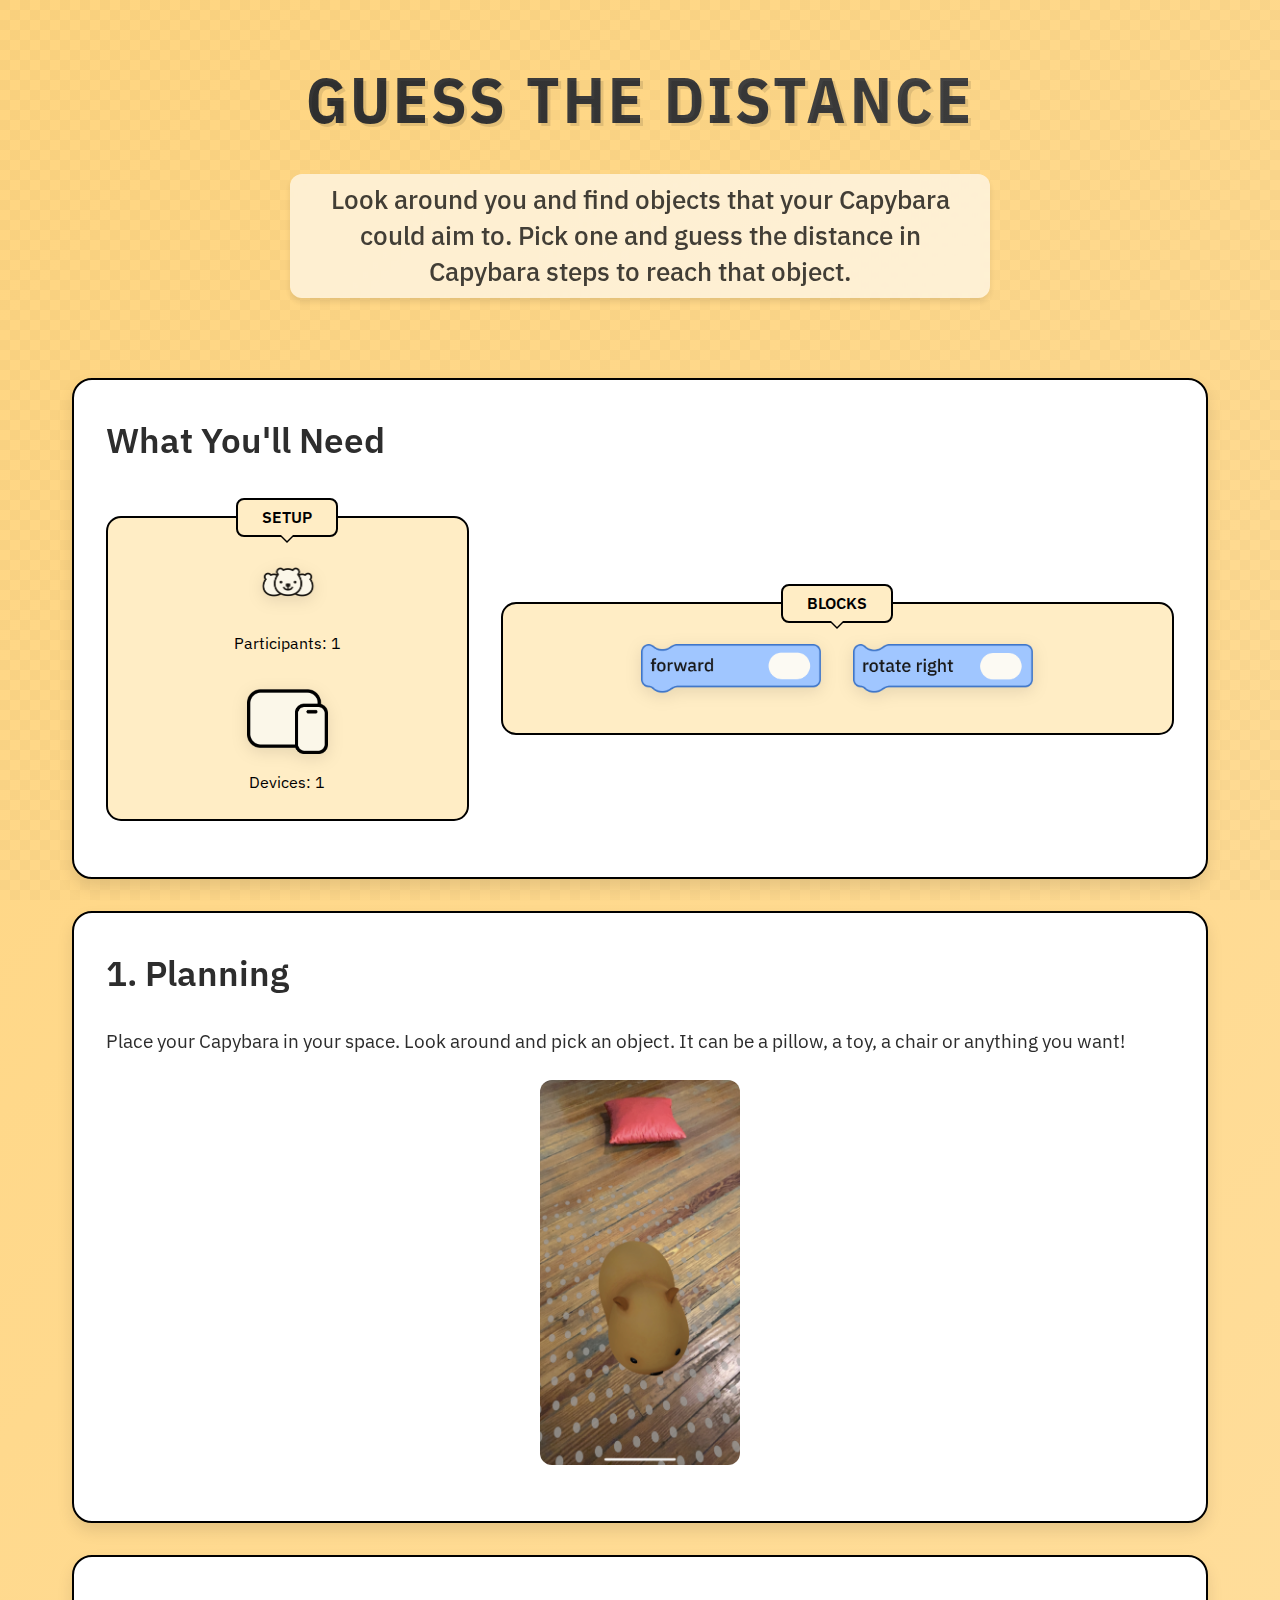
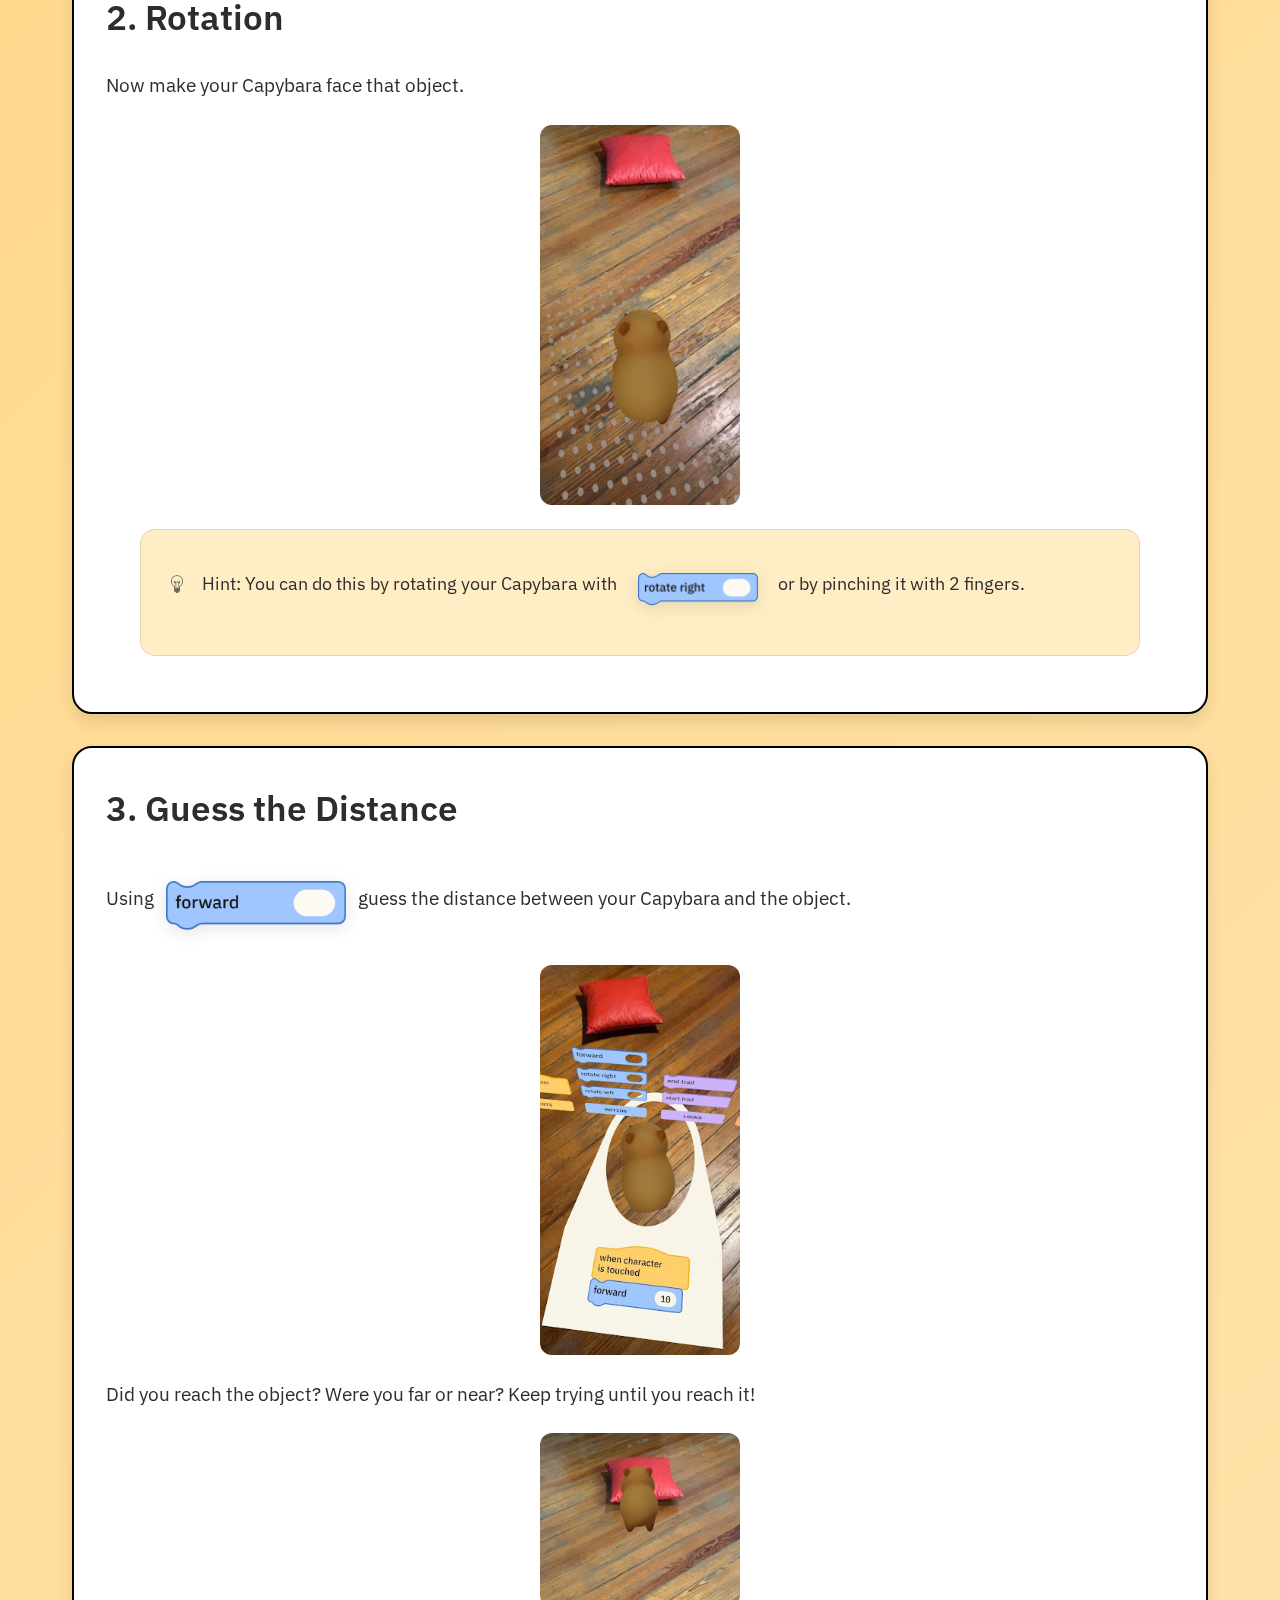
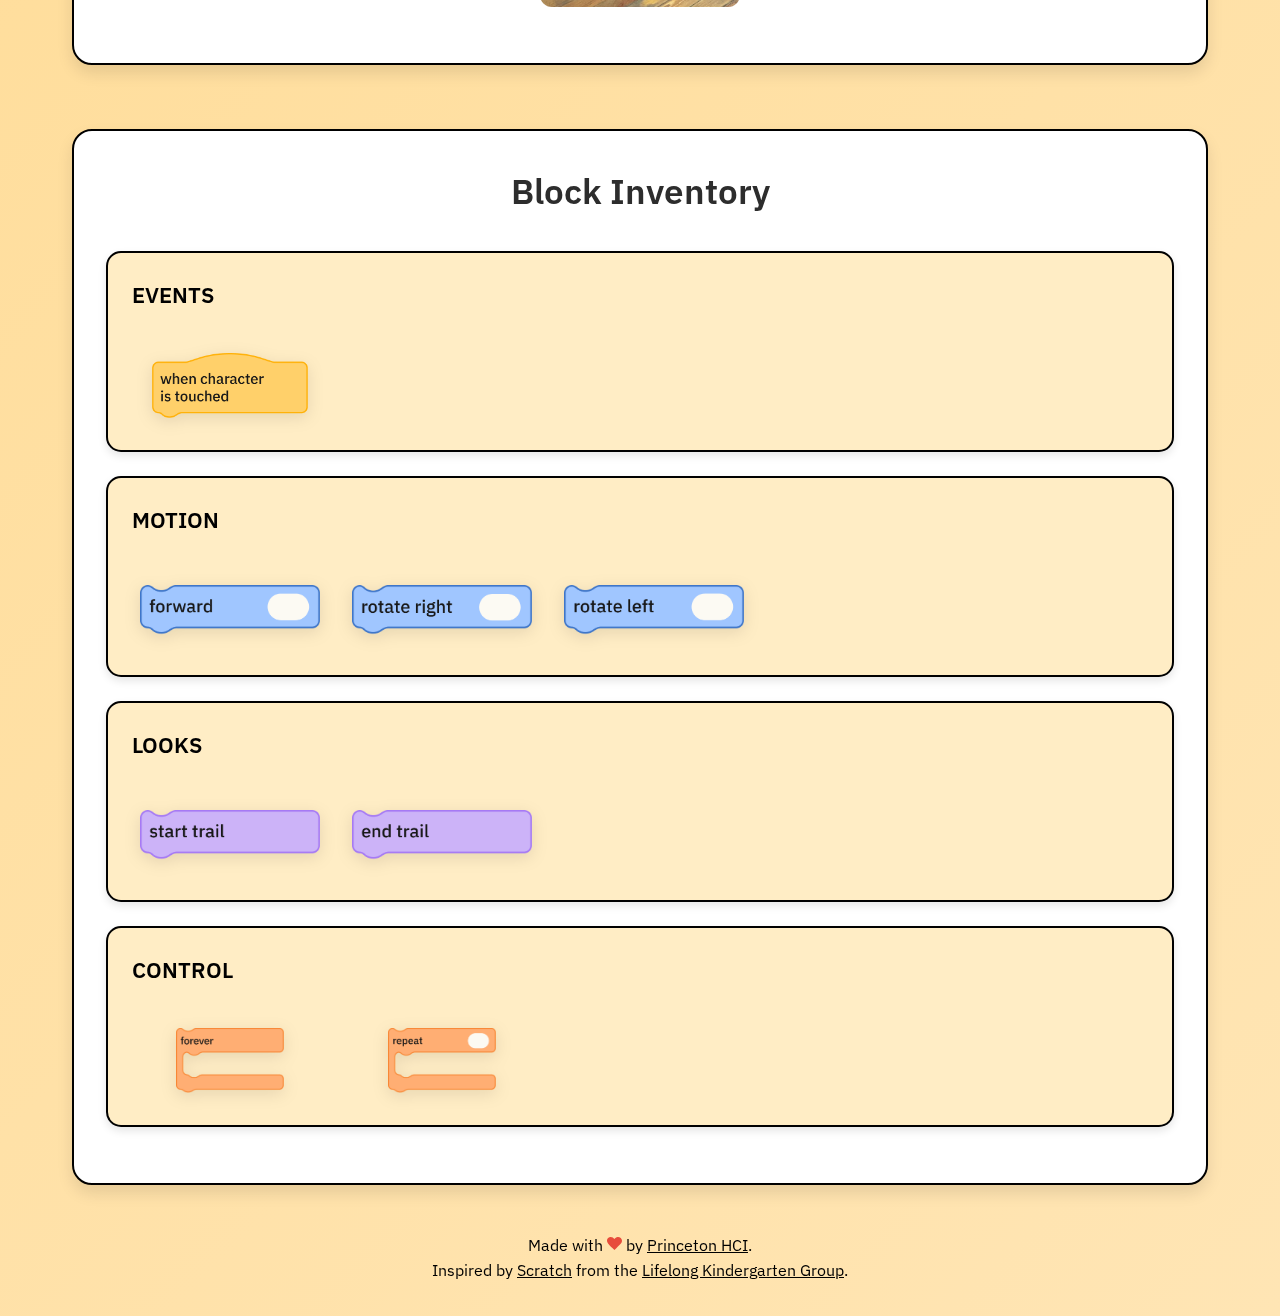
<file: challenges/guess_the_distance.html>
<!DOCTYPE html>
<html lang="en">
<head>
  <meta charset="UTF-8">
  <meta name="viewport" content="width=device-width, initial-scale=1.0">
  <title>Capybara: Guess the Distance</title>
  <meta name="description" content="Guess the Distance: A fun and interactive coding challenge for kids!">
  <meta name="keywords" content="coding challenge, Scratch blocks, guess the distance, interactive learning, objects">
  <link rel="stylesheet" href="../assets/styles/styles-template.css"/>
  <link rel="preconnect" href="https://fonts.googleapis.com"/>
  <link
        href="https://fonts.googleapis.com/css2?family=IBM+Plex+Mono:ital,wght@0,100;0,200;0,300;0,400;0,500;0,600;0,700;1,100;1,200;1,300;1,400;1,500;1,600;1,700&family=IBM+Plex+Sans:ital,wght@0,100;0,200;0,300;0,400;0,500;0,600;0,700;1,100;1,200;1,300;1,400;1,500;1,600;1,700&family=Zilla+Slab:ital,wght@0,300;0,400;0,500;0,600;0,700;1,300;1,400;1,500;1,600;1,700&display=swap"
        rel="stylesheet"/>
  <link 
        href="https://fonts.googleapis.com/css2?family=IBM+Plex+Sans+Condensed:ital,wght@0,100;0,200;0,300;0,400;0,500;0,600;0,700;1,100;1,200;1,300;1,400;1,500;1,600;1,700&display=swap"
        rel="stylesheet"/>
</head>
<body>
  <header class="header">
    <h1>GUESS THE DISTANCE</h1>
    <p>Look around you and find objects that your Capybara could aim to. Pick one and guess the distance in Capybara steps to reach that object.</p>
  </header>
  <main class="main-content">
    <section class="instructions">
      <h2>What You'll Need</h2>
      <div class="instruction-blocks">
        <div class="icon-card">
          <div class="setup-label">SETUP</div>
          <div>
            <img src="../assets/img/challenges/icons/Participants.png" alt="Participants">
            <p>Participants: 1</p>
          </div>
          <div>
            <img src="../assets/img/challenges/icons/Devices.png" alt="Devices">
            <p>Devices: 1</p>
          </div>
        </div>
        <div class="image-container">
          <div class="blocks-label">BLOCKS</div>
          <img src="../assets/img/challenges/blocks/motion/Forward.png" alt="Forward Block"/>
          <img src="../assets/img/challenges/blocks/motion/RotateRight.png" alt="Rotate Right Block"/>
        </div>
      </div>
    </section>
    <section class="steps">
      <div class="step">
        <h2>1. Planning</h2>
        <p>Place your Capybara in your space. Look around and pick an object. It can be a pillow, a toy, a chair or anything you want!</p>
        <div class="image-container">
          <img src="../assets/img/challenges/guess-the-distance/1.1.jpg" alt="Capybara facing away from red pillow">
        </div>
      </div>
      <div class="step">
        <h2>2. Rotation</h2>
        <p>Now make your Capybara face that object.</p>
        <div class="image-container">
          <img src="../assets/img/challenges/guess-the-distance/2.1.jpg" alt="Capybara facing red pillow">
        </div>
        <section class="hints-card">
            <p>
              <span>
                <img src="../assets/img/challenges/icons/Lightbulb.png" alt="Idea"> Hint: You can do this by rotating your Capybara with
                <img src="../assets/img/challenges/blocks/motion/RotateRight.png" alt="Rotate Right"> or by pinching it with 2 fingers.
              </span>
            </p>
          </section>
      </div>
      <div class="step">
        <h2>3. Guess the Distance</h2>
        <p>Using <img src="../assets/img/challenges/blocks/motion/Forward.png" alt="Forward"> guess the distance between your Capybara and the object.</p>
        <div class="image-container">
          <img src="../assets/img/challenges/guess-the-distance/3.1.jpg" alt="Capybara facing red pillow">
        </div>
        <p>Did you reach the object? Were you far or near? Keep trying until you reach it!</p>
        <div class="image-container">
          <img src="../assets/img/challenges/guess-the-distance/3.2.jpg" alt="Capybara facing red pillow">
        </div>
      </div>
    <section class="block-inventory">
      <h2>Block Inventory</h2>
      <div class="events">
        <h3>EVENTS</h3>
        <img src="../assets/img/challenges/blocks/events/Touched.png" alt="When character is touched">
      </div>
      <div class="motion">
        <h3>MOTION</h3>
        <img src="../assets/img/challenges/blocks/motion/Forward.png" alt="Forward 10">
        <img src="../assets/img/challenges/blocks/motion/RotateRight.png" alt="Rotate Right 120">
        <img src="../assets/img/challenges/blocks/motion/RotateLeft.png" alt="Rotate Left -200">
      </div>
      <div class="looks">
        <h3>LOOKS</h3>
        <img src="../assets/img/challenges/blocks/looks/StartTrail.png" alt="Start Trail">
        <img src="../assets/img/challenges/blocks/looks/EndTrail.png" alt="End Trail">
      </div>
      <div class="control">
        <h3>CONTROL</h3>
        <img src="../assets/img/challenges/blocks/control/Forever.png" alt="Forever">
        <img src="../assets/img/challenges/blocks/control/Repeat.png" alt="Repeat">
      </div>
    </section>
  </main>
  <footer class="footer">
    <p>Made with <svg width="15" height="15" id="Layer_1" data-name="Layer 1" xmlns="http://www.w3.org/2000/svg" viewBox="0 0 122.88 107.39"><defs><style>.cls-1{fill:#e74c3b;fill-rule:evenodd;}</style></defs><title>red-heart</title>
      <path class="cls-1" d="M60.83,17.18c8-8.35,13.62-15.57,26-17C110-2.46,131.27,21.26,119.57,44.61c-3.33,6.65-10.11,14.56-17.61,22.32-8.23,8.52-17.34,16.87-23.72,23.2l-17.4,17.26L46.46,93.55C29.16,76.89,1,55.92,0,29.94-.63,11.74,13.73.08,30.25.29c14.76.2,21,7.54,30.58,16.89Z"/></svg> by <a href="https://ar.cs.princeton.edu/index.html#team">Princeton HCI</a>.</p>
    <p>Inspired by <a href="https://scratch.mit.edu/">Scratch</a> from the <a href="https://www.media.mit.edu/groups/lifelong-kindergarten/">Lifelong Kindergarten Group</a></a>.</p>
  </footer>
  
</body>
</html>
</file>
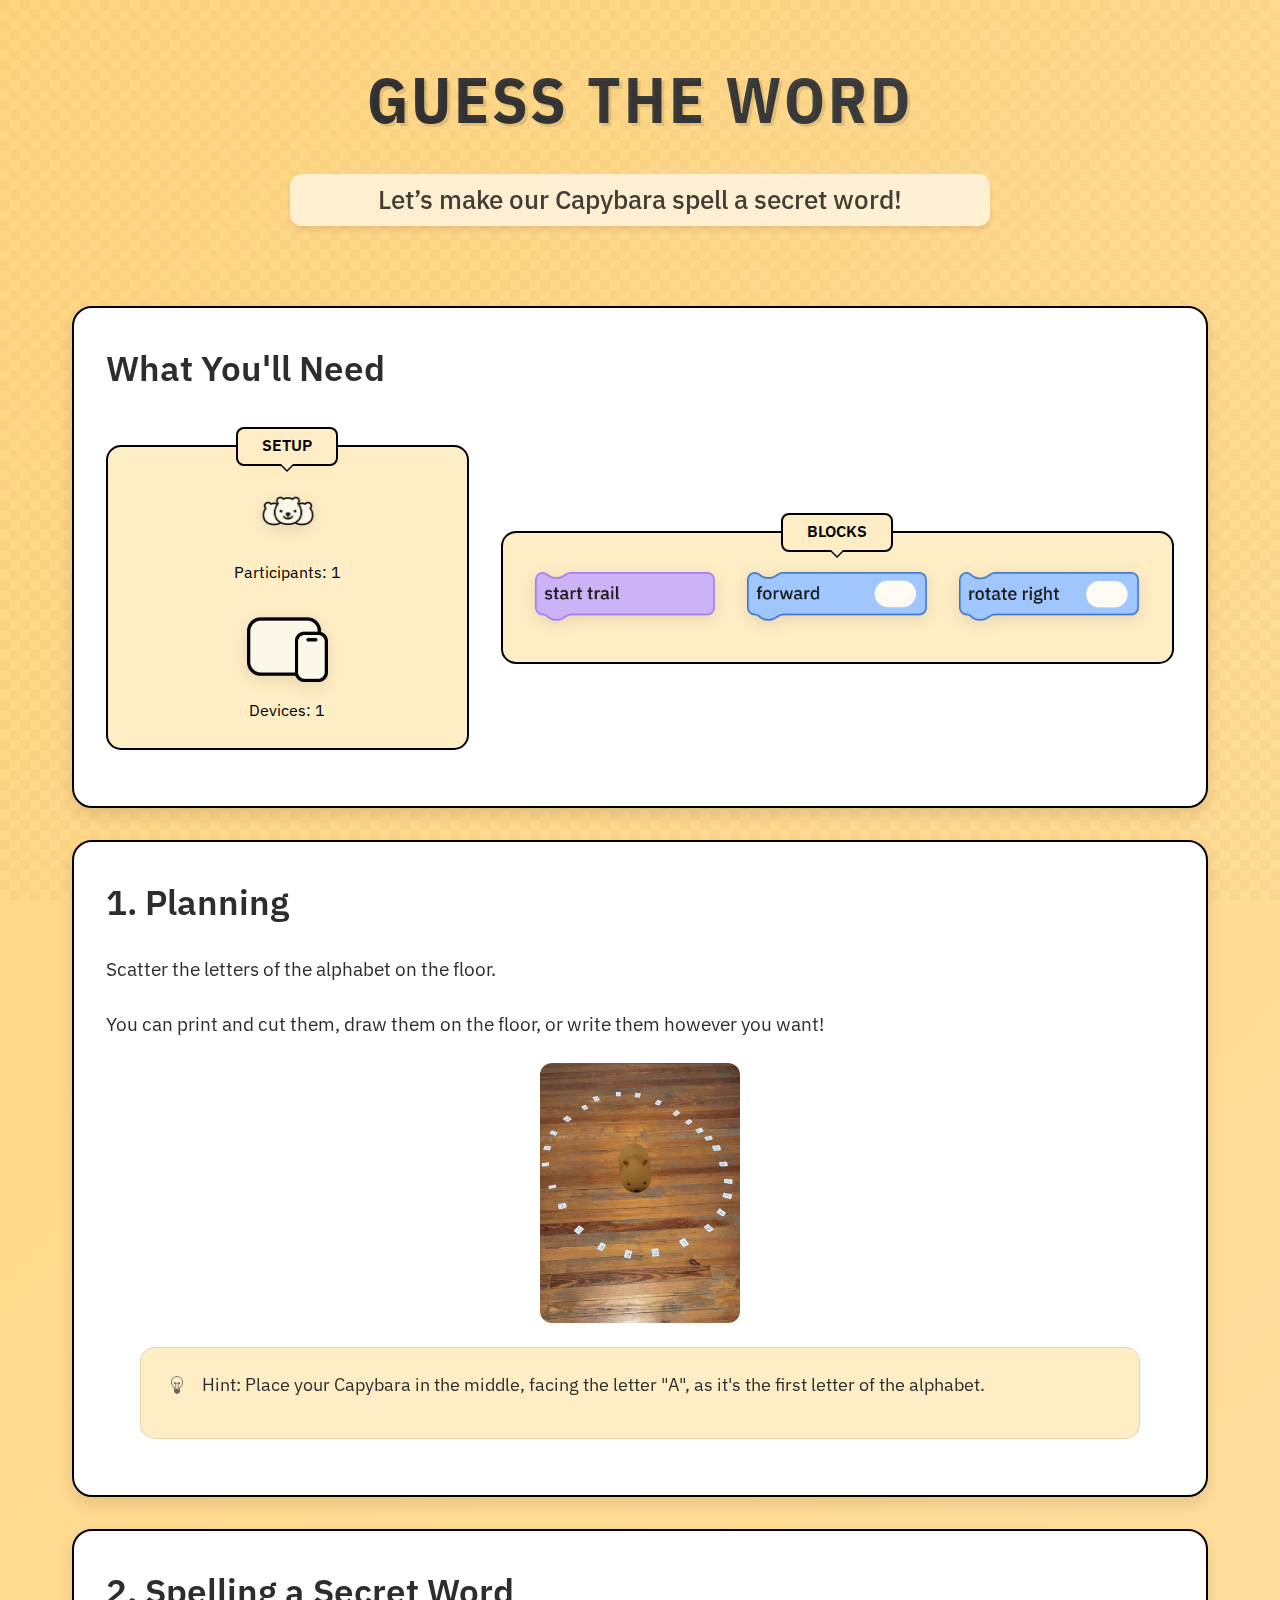
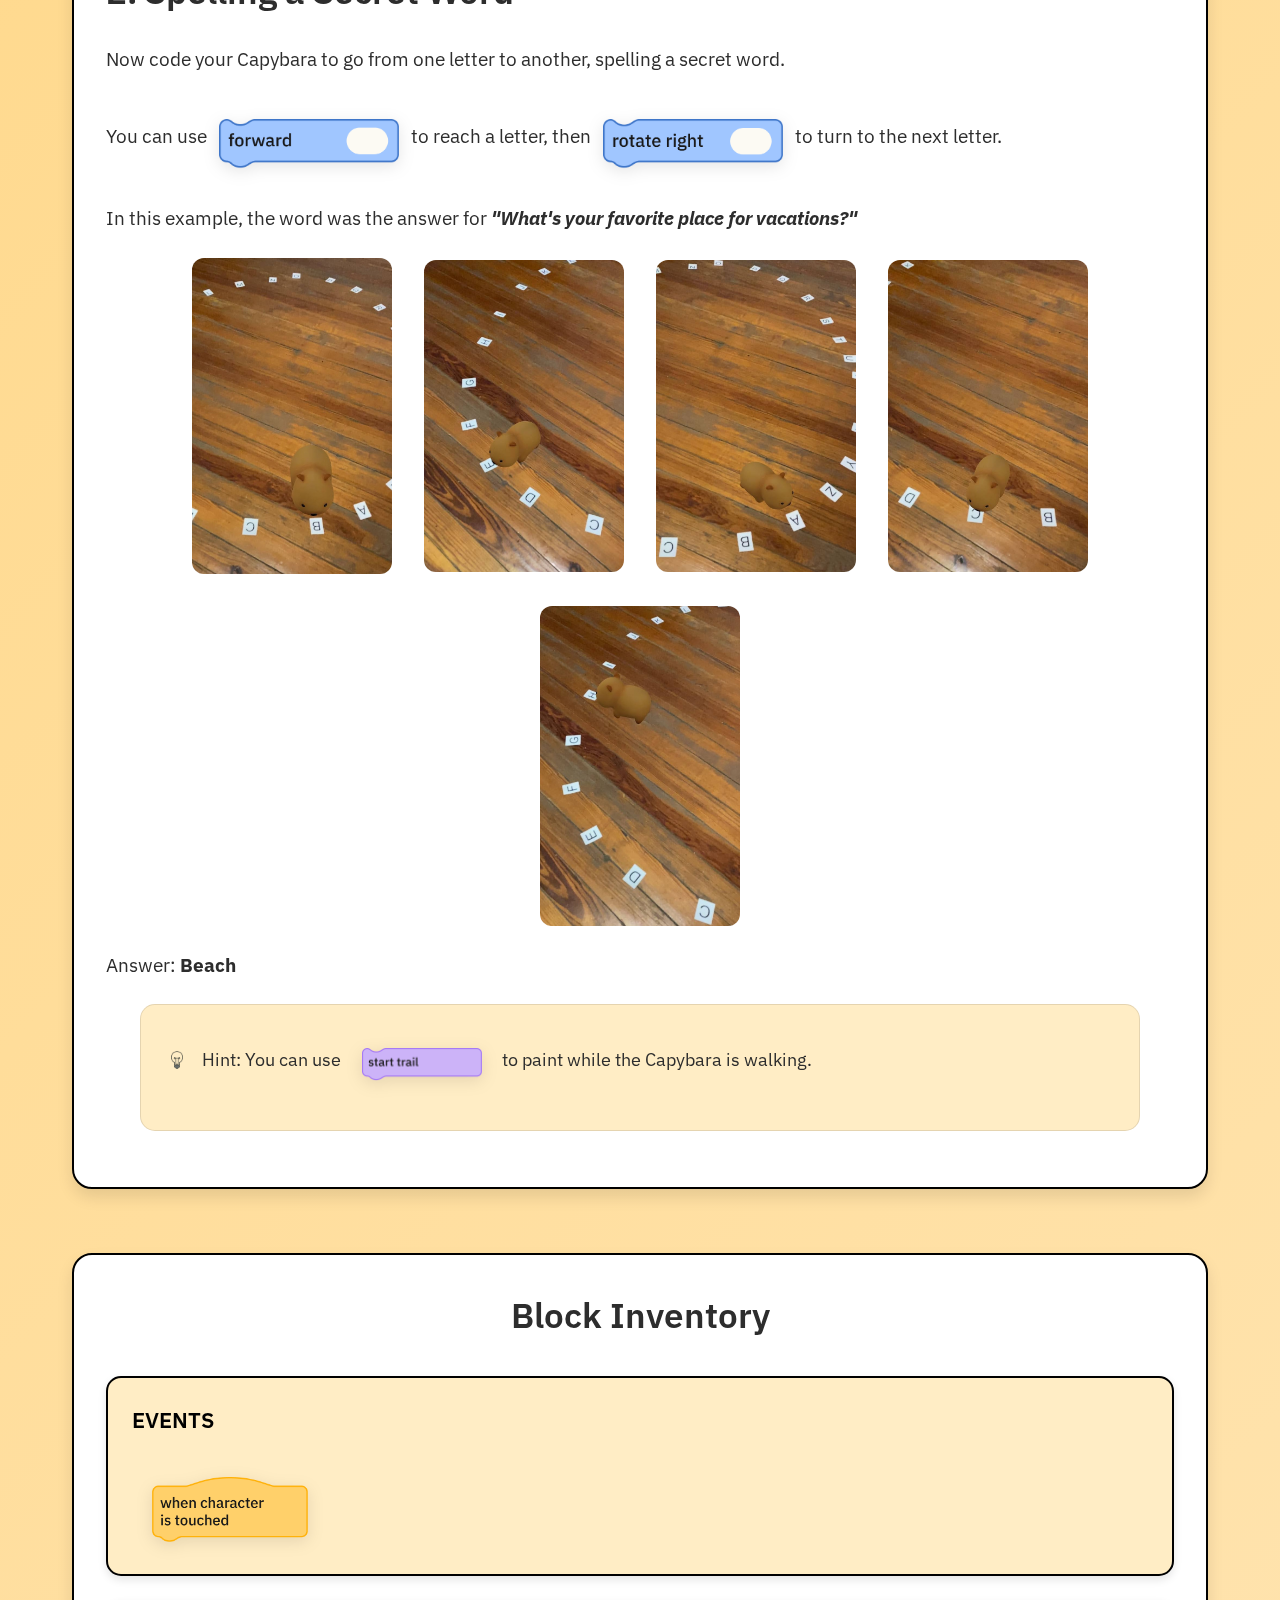
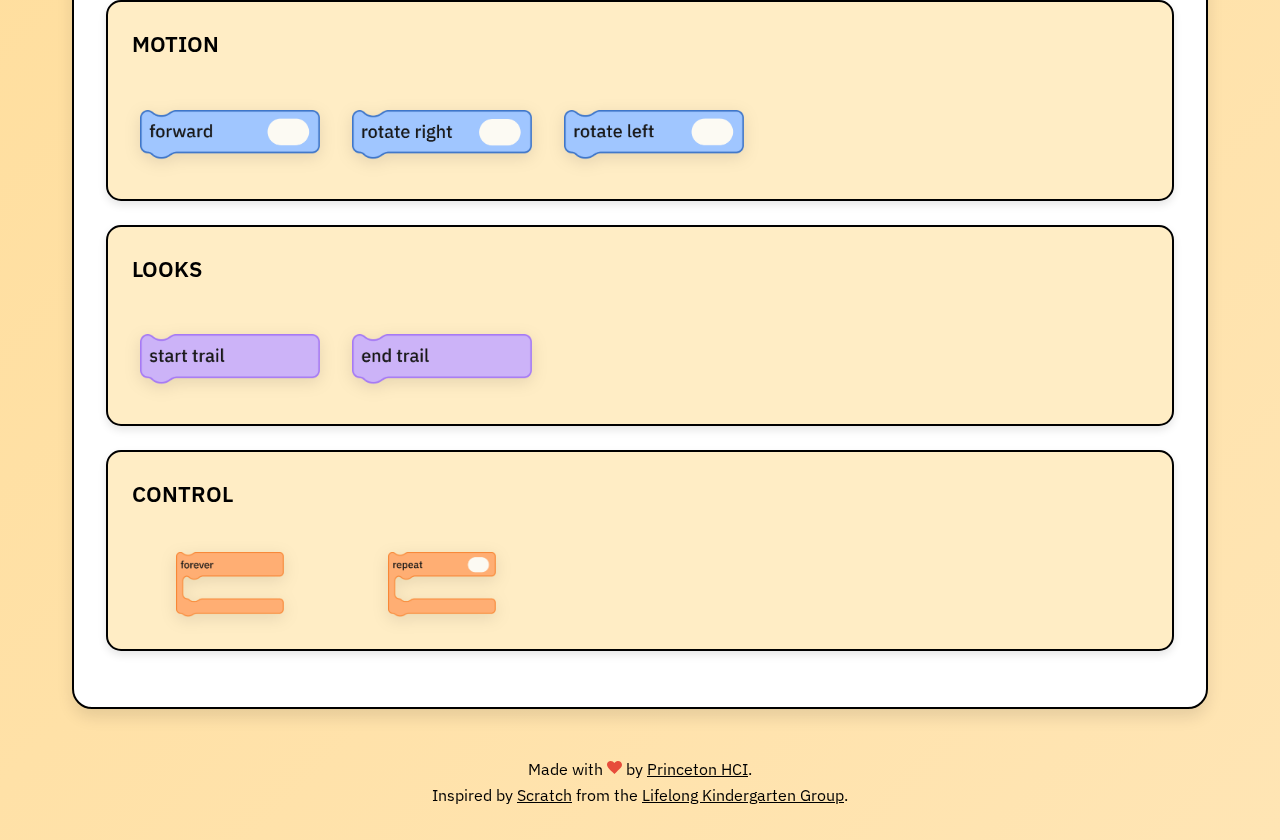
<file: challenges/guess_the_word.html>
<!DOCTYPE html>
<html lang="en">
<head>
  <meta charset="UTF-8">
  <meta name="viewport" content="width=device-width, initial-scale=1.0">
  <title>Capybara: Guess the Word</title>
  <meta name="description" content="Guess the Word: A fun and interactive coding challenge for kids!">
  <meta name="keywords" content="coding challenge, Scratch blocks, guess the word, interactive learning, alphabet, words">
  <link rel="stylesheet" href="../assets/styles/styles-template.css"/>
  <link rel="preconnect" href="https://fonts.googleapis.com"/>
  <link
        href="https://fonts.googleapis.com/css2?family=IBM+Plex+Mono:ital,wght@0,100;0,200;0,300;0,400;0,500;0,600;0,700;1,100;1,200;1,300;1,400;1,500;1,600;1,700&family=IBM+Plex+Sans:ital,wght@0,100;0,200;0,300;0,400;0,500;0,600;0,700;1,100;1,200;1,300;1,400;1,500;1,600;1,700&family=Zilla+Slab:ital,wght@0,300;0,400;0,500;0,600;0,700;1,300;1,400;1,500;1,600;1,700&display=swap"
        rel="stylesheet"/>
  <link 
        href="https://fonts.googleapis.com/css2?family=IBM+Plex+Sans+Condensed:ital,wght@0,100;0,200;0,300;0,400;0,500;0,600;0,700;1,100;1,200;1,300;1,400;1,500;1,600;1,700&display=swap"
        rel="stylesheet"/>
</head>
<body>
  <header class="header">
    <h1>GUESS THE WORD</h1>
    <p>Let’s make our Capybara spell a secret word!</p>
  </header>
  <main class="main-content">
    <section class="instructions">
      <h2>What You'll Need</h2>
      <div class="instruction-blocks">
        <div class="icon-card">
          <div class="setup-label">SETUP</div>
          <div>
            <img src="../assets/img/challenges/icons/Participants.png" alt="Participants">
            <p>Participants: 1</p>
          </div>
          <div>
            <img src="../assets/img/challenges/icons/Devices.png" alt="Devices">
            <p>Devices: 1</p>
          </div>
        </div>
        <div class="image-container">
          <div class="blocks-label">BLOCKS</div>
          <img src="../assets/img/challenges/blocks/looks/StartTrail.png" alt="Start Trail Block"/>
          <img src="../assets/img/challenges/blocks/motion/Forward.png" alt="Forward Block"/>
          <img src="../assets/img/challenges/blocks/motion/RotateRight.png" alt="Rotate Right Block"/>
        </div>
      </div>
    </section>
    <section class="steps">
      <div class="step">
        <h2>1. Planning</h2>
        <p>Scatter the letters of the alphabet on the floor.</p>
        <p>You can print and cut them, draw them on the floor, or write them however you want!</p>
        <div class="image-container">
          <img src="../assets/img/challenges/guess-the-word/1.1.jpg" alt="Alphabet letters scattered on the floor">
        </div>
        <section class="hints-card">
          <p>
            <span>
              <img src="../assets/img/challenges/icons/Lightbulb.png" alt="Idea"> Hint: Place your Capybara in the middle, facing the letter "A", as it's the first letter of the alphabet.
            </span>
          </p>
        </section>
      </div>
      <div class="step">
        <h2>2. Spelling a Secret Word</h2>
        <p>Now code your Capybara to go from one letter to another, spelling a secret word.</p>
        <p>You can use <img src="../assets/img/challenges/blocks/motion/Forward.png" alt="Forward"> to reach a letter,
          then <img src="../assets/img/challenges/blocks/motion/RotateRight.png" alt="Rotate Right"> to turn to the next letter.
        </p>
        <p>In this example, the word was the answer for <b><i>"What's your favorite place for vacations?"</i></b></p>
        <div class="image-container">
          <img src="../assets/img/challenges/guess-the-word/2.1.jpg" alt="Capybara facing letter 'B'">
          <img src="../assets/img/challenges/guess-the-word/2.2.jpg" alt="Capybara facing letter 'E'">
          <img src="../assets/img/challenges/guess-the-word/2.3.jpg" alt="Capybara facing letter 'A'">
          <img src="../assets/img/challenges/guess-the-word/2.4.jpg" alt="Capybara facing letter 'C'">
          <img src="../assets/img/challenges/guess-the-word/2.5.jpg" alt="Capybara facing letter 'H'">
        </div>
        <p>Answer: <b>Beach</b></p>
        <section class="hints-card">
            <p>
              <span>
                <img src="../assets/img/challenges/icons/Lightbulb.png" alt="Idea"> Hint: You can use
                <img src="../assets/img/challenges/blocks/looks/StartTrail.png" alt="Start Trail"> to paint while the Capybara is walking.
              </span>
            </p>
          </section>
      </div>
    <section class="block-inventory">
      <h2>Block Inventory</h2>
      <div class="events">
        <h3>EVENTS</h3>
        <img src="../assets/img/challenges/blocks/events/Touched.png" alt="When character is touched">
      </div>
      <div class="motion">
        <h3>MOTION</h3>
        <img src="../assets/img/challenges/blocks/motion/Forward.png" alt="Forward 10">
        <img src="../assets/img/challenges/blocks/motion/RotateRight.png" alt="Rotate Right 120">
        <img src="../assets/img/challenges/blocks/motion/RotateLeft.png" alt="Rotate Left -200">
      </div>
      <div class="looks">
        <h3>LOOKS</h3>
        <img src="../assets/img/challenges/blocks/looks/StartTrail.png" alt="Start Trail">
        <img src="../assets/img/challenges/blocks/looks/EndTrail.png" alt="End Trail">
      </div>
      <div class="control">
        <h3>CONTROL</h3>
        <img src="../assets/img/challenges/blocks/control/Forever.png" alt="Forever">
        <img src="../assets/img/challenges/blocks/control/Repeat.png" alt="Repeat">
      </div>
    </section>
  </main>
  <footer class="footer">
    <p>Made with <svg width="15" height="15" id="Layer_1" data-name="Layer 1" xmlns="http://www.w3.org/2000/svg" viewBox="0 0 122.88 107.39"><defs><style>.cls-1{fill:#e74c3b;fill-rule:evenodd;}</style></defs><title>red-heart</title>
      <path class="cls-1" d="M60.83,17.18c8-8.35,13.62-15.57,26-17C110-2.46,131.27,21.26,119.57,44.61c-3.33,6.65-10.11,14.56-17.61,22.32-8.23,8.52-17.34,16.87-23.72,23.2l-17.4,17.26L46.46,93.55C29.16,76.89,1,55.92,0,29.94-.63,11.74,13.73.08,30.25.29c14.76.2,21,7.54,30.58,16.89Z"/></svg> by <a href="https://ar.cs.princeton.edu/index.html#team">Princeton HCI</a>.</p>
    <p>Inspired by <a href="https://scratch.mit.edu/">Scratch</a> from the <a href="https://www.media.mit.edu/groups/lifelong-kindergarten/">Lifelong Kindergarten Group</a></a>.</p>
  </footer>
  
</body>
</html>
</file>
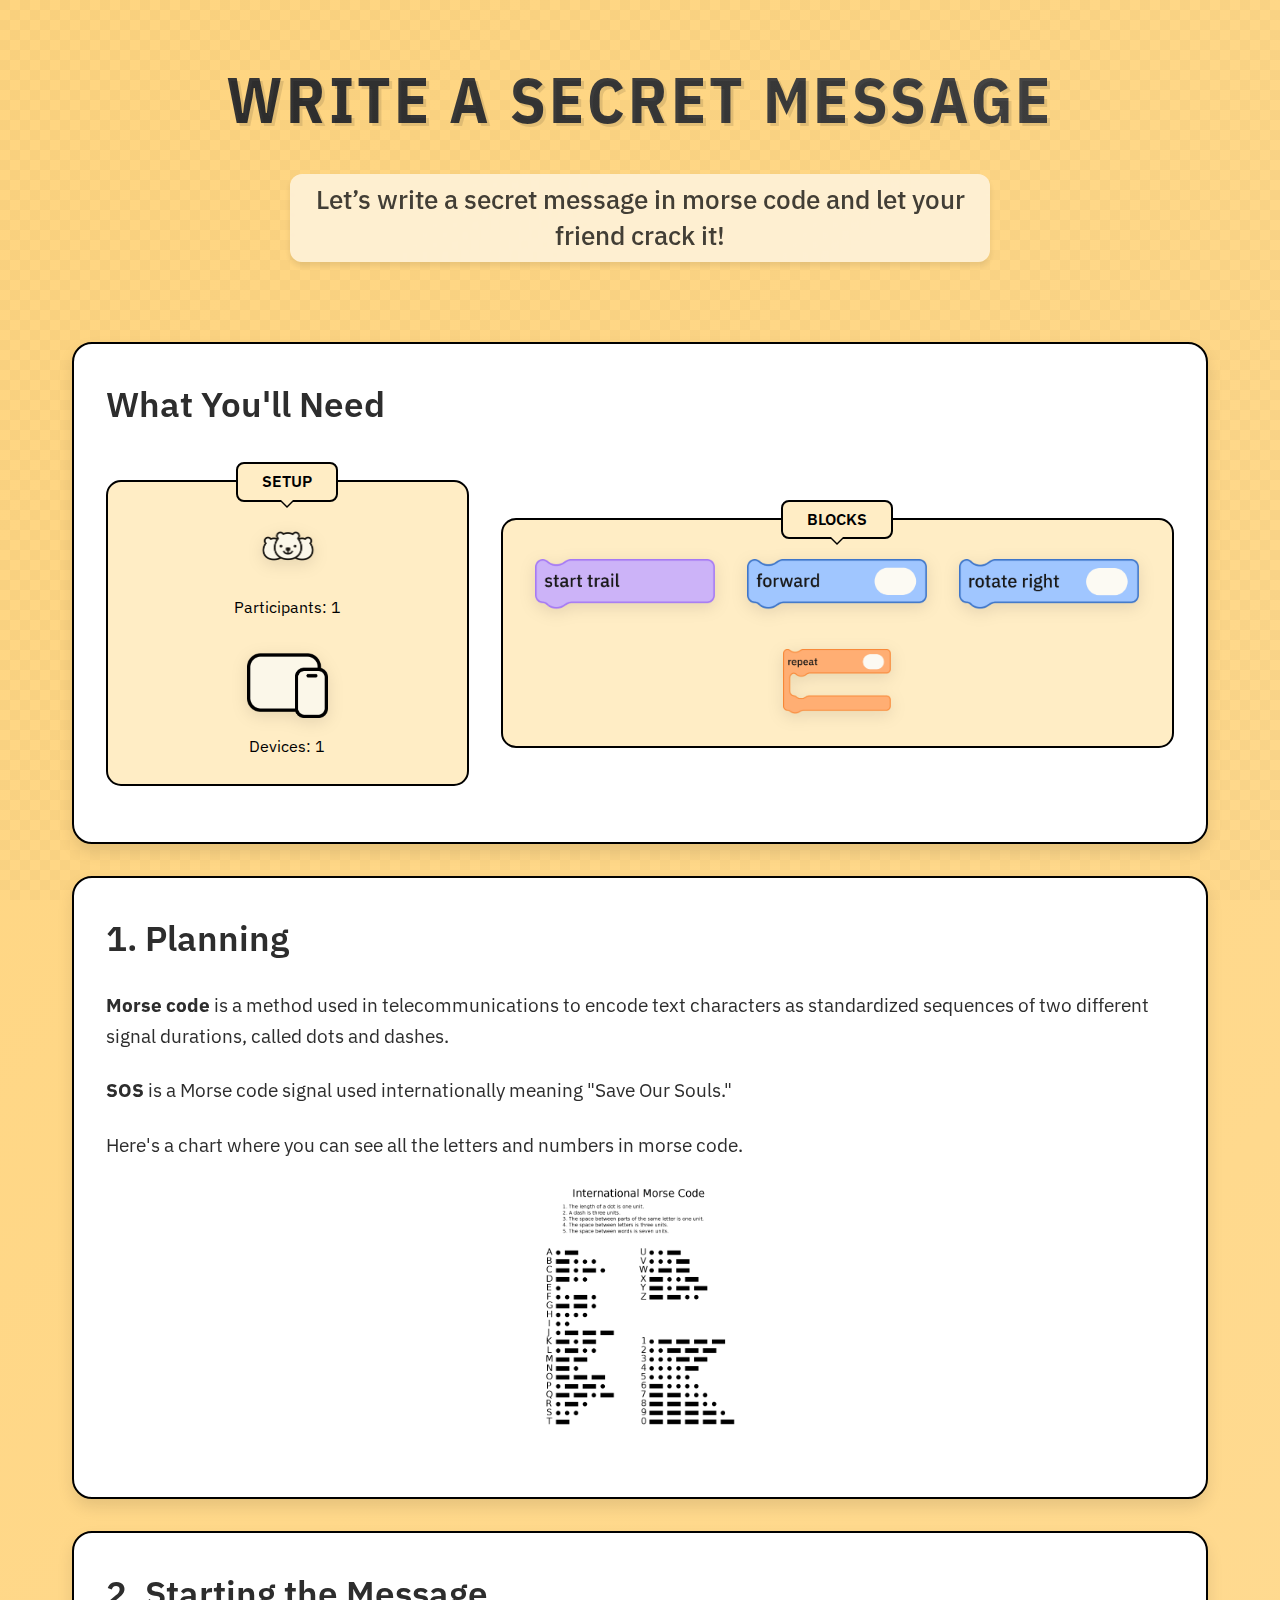
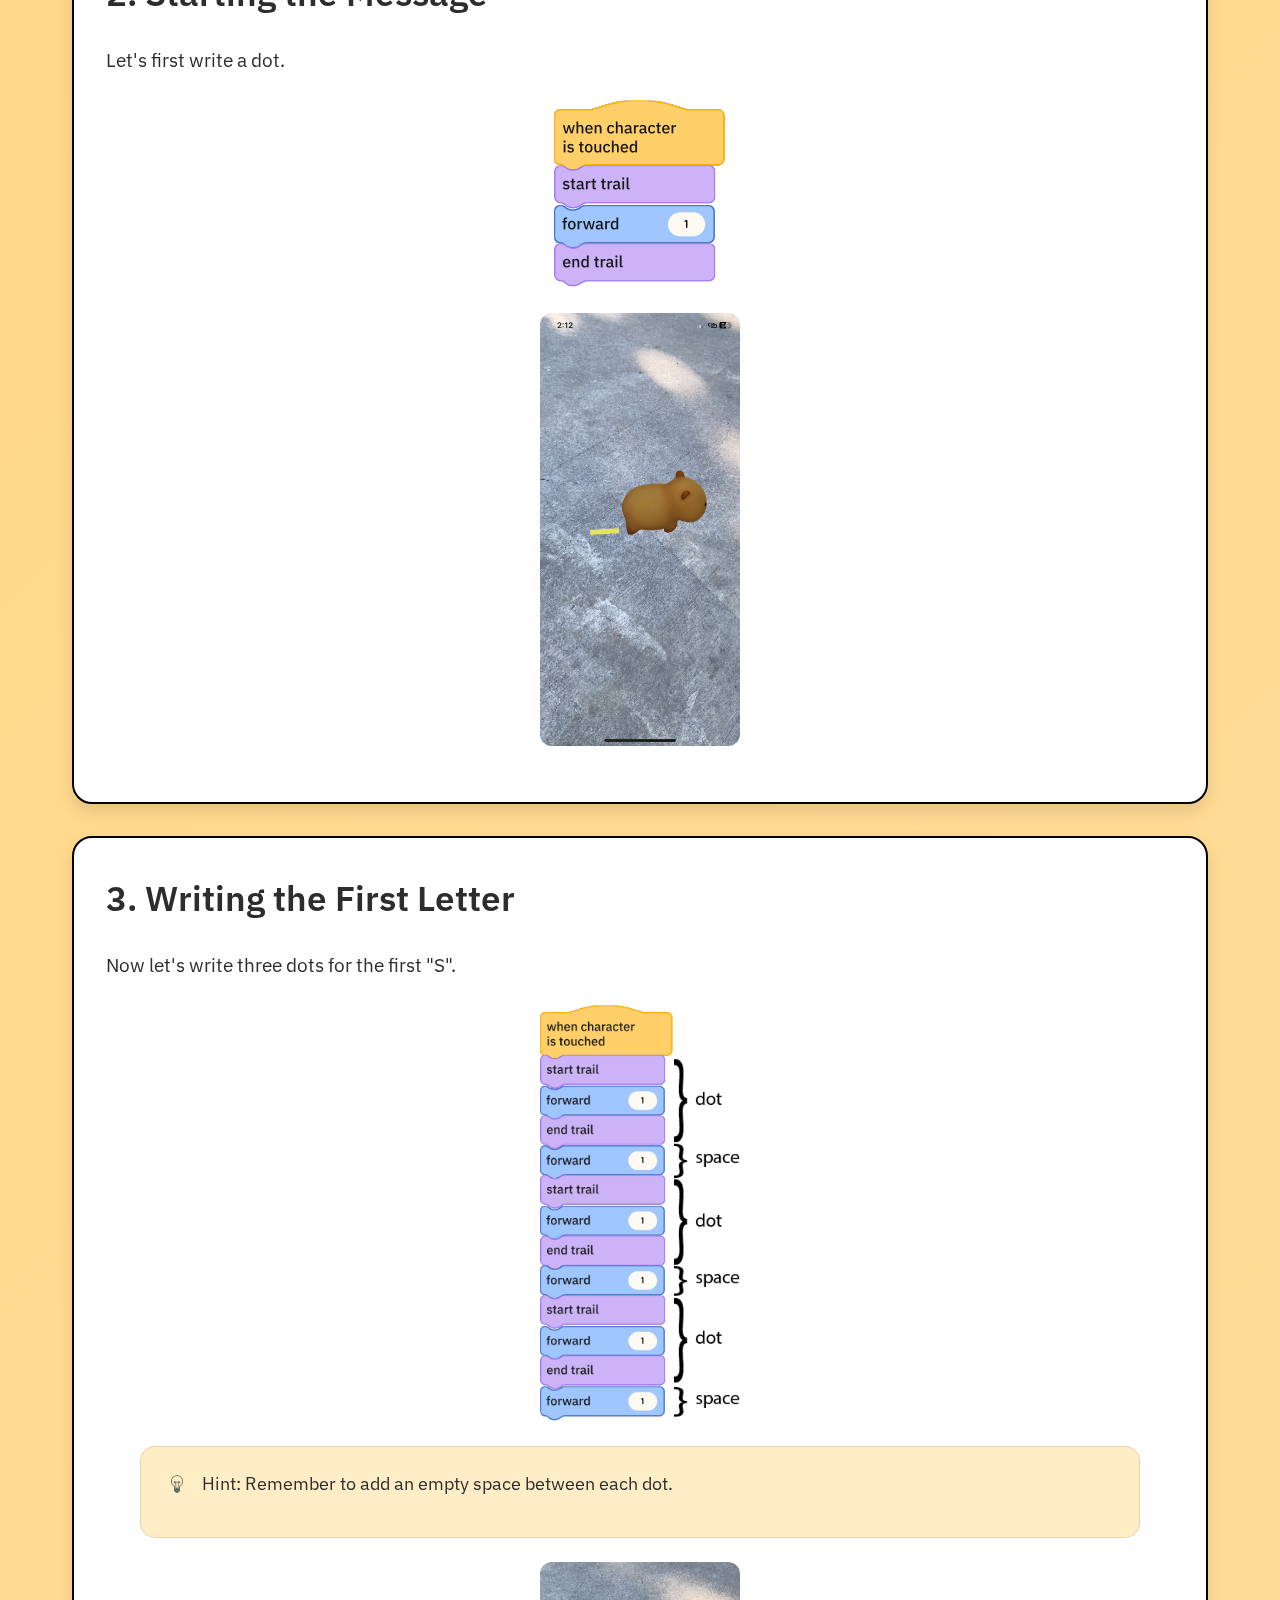
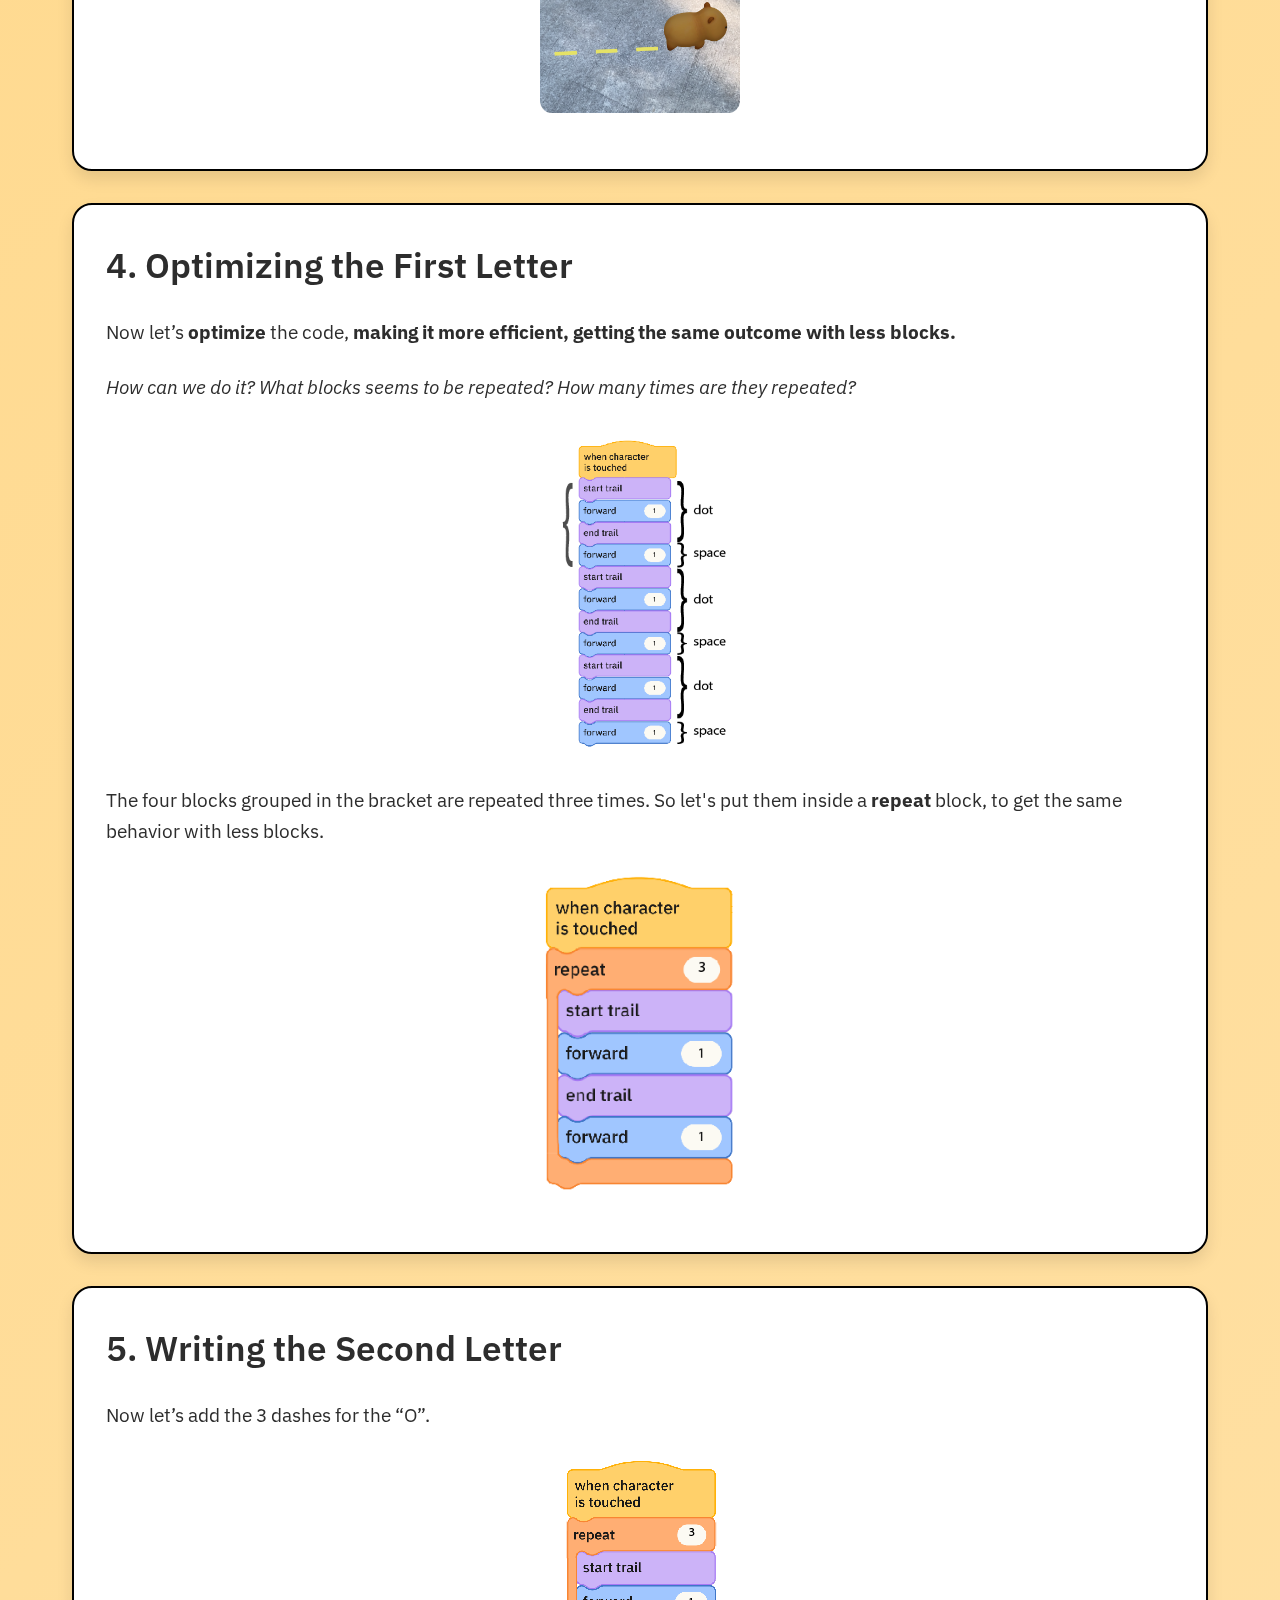
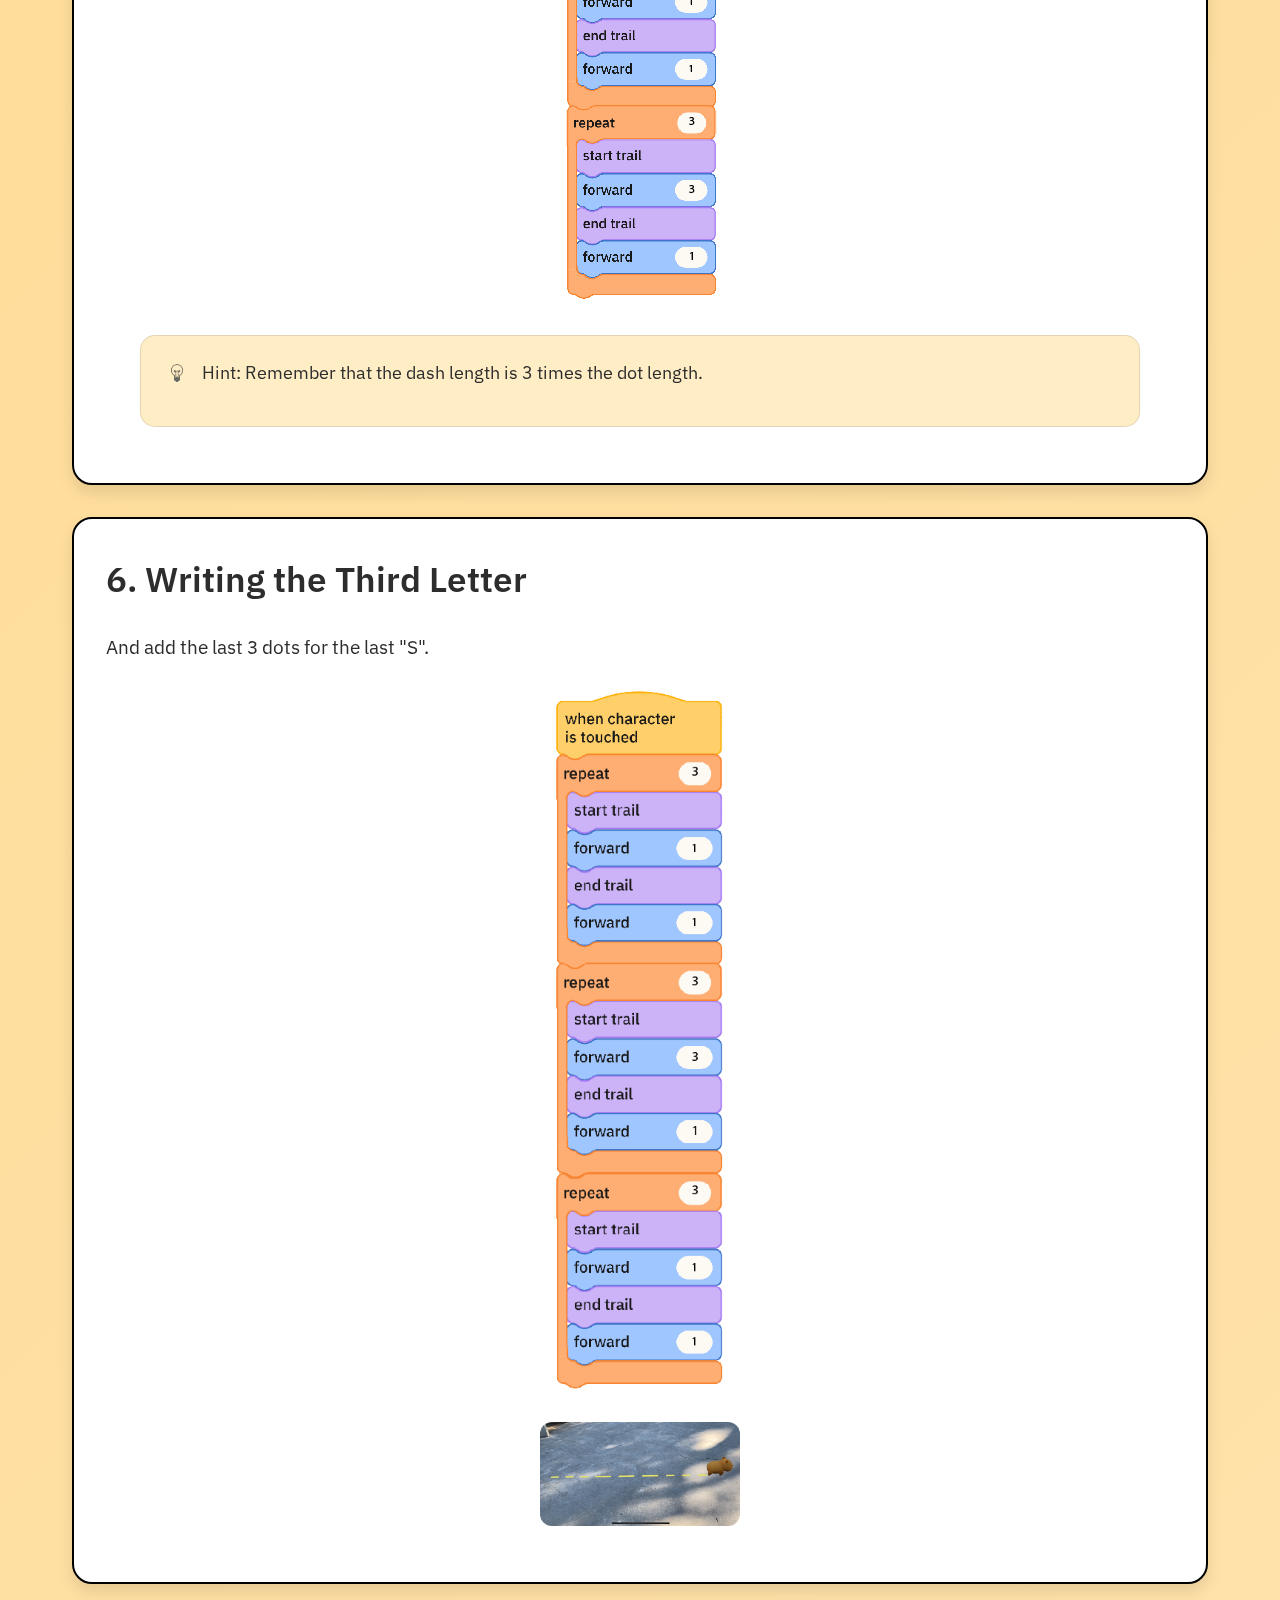
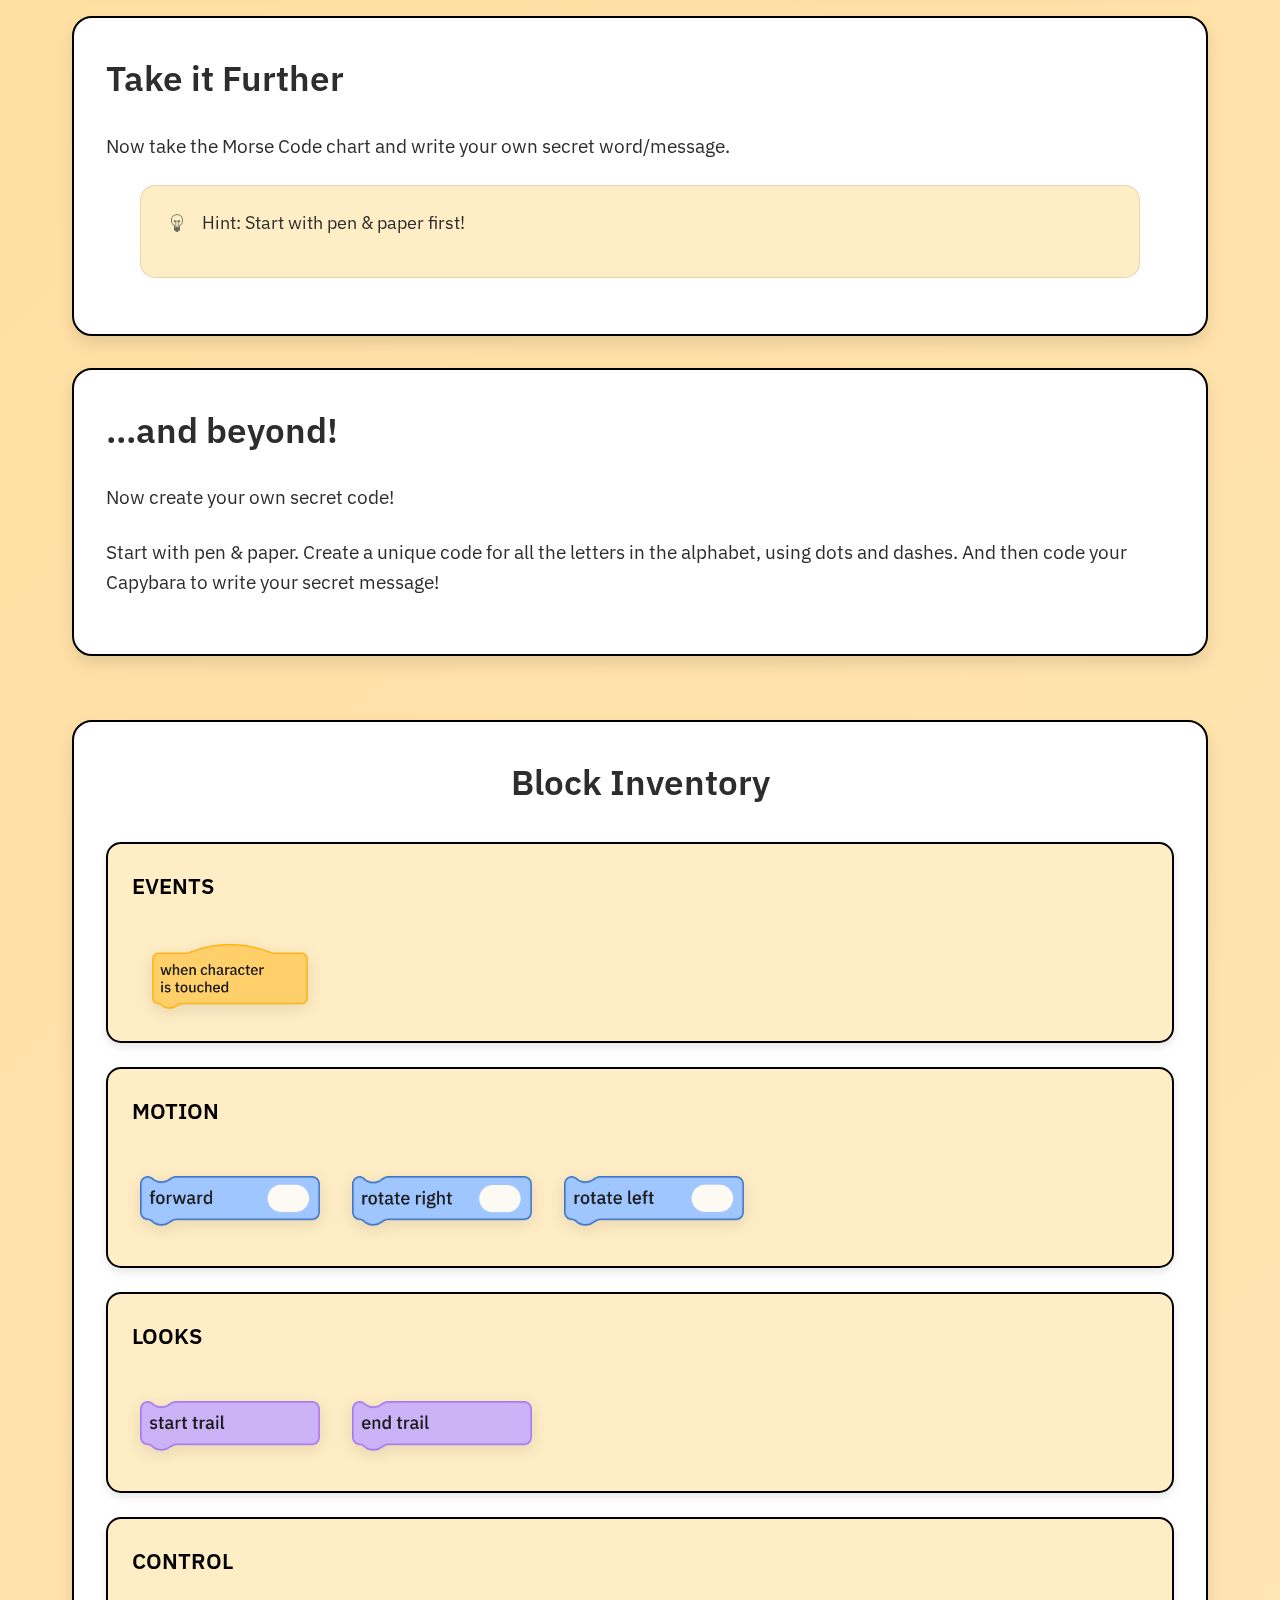
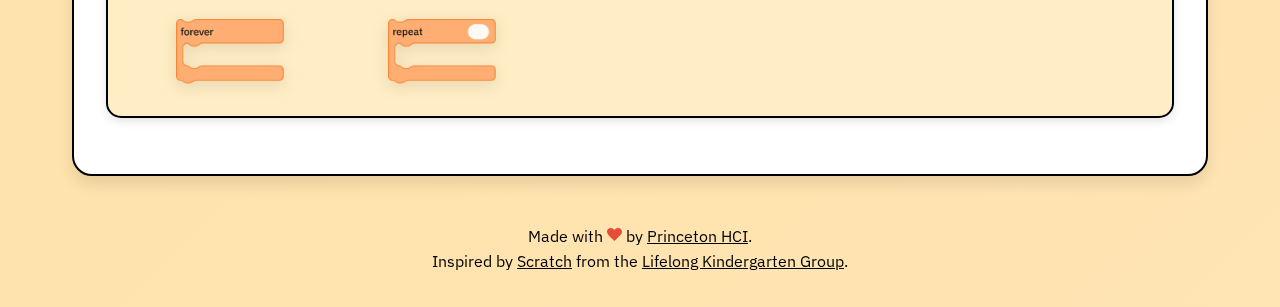
<file: challenges/secret_message.html>
<!DOCTYPE html>
<html lang="en">
<head>
  <meta charset="UTF-8">
  <meta name="viewport" content="width=device-width, initial-scale=1.0">
  <title>Capybara: Write a Secret Message</title>
  <meta name="description" content="Write a Secret Message in Morse Code: A fun and interactive coding challenge for kids!">
  <meta name="keywords" content="coding challenge, Scratch blocks, morse code, interactive learning, writing, secret message, SOS">
  <link rel="stylesheet" href="../assets/styles/styles-template.css"/>
  <link rel="preconnect" href="https://fonts.googleapis.com"/>
  <link
        href="https://fonts.googleapis.com/css2?family=IBM+Plex+Mono:ital,wght@0,100;0,200;0,300;0,400;0,500;0,600;0,700;1,100;1,200;1,300;1,400;1,500;1,600;1,700&family=IBM+Plex+Sans:ital,wght@0,100;0,200;0,300;0,400;0,500;0,600;0,700;1,100;1,200;1,300;1,400;1,500;1,600;1,700&family=Zilla+Slab:ital,wght@0,300;0,400;0,500;0,600;0,700;1,300;1,400;1,500;1,600;1,700&display=swap"
        rel="stylesheet"/>
  <link 
        href="https://fonts.googleapis.com/css2?family=IBM+Plex+Sans+Condensed:ital,wght@0,100;0,200;0,300;0,400;0,500;0,600;0,700;1,100;1,200;1,300;1,400;1,500;1,600;1,700&display=swap"
        rel="stylesheet"/>
</head>
<body>
  <header class="header">
    <h1>WRITE A SECRET MESSAGE</h1>
    <p>Let’s write a secret message in morse code  and let your friend crack it!</p>
  </header>
  <main class="main-content">
    <section class="instructions">
      <h2>What You'll Need</h2>
      <div class="instruction-blocks">
        <div class="icon-card">
          <div class="setup-label">SETUP</div>
          <div>
            <img src="../assets/img/challenges/icons/Participants.png" alt="Participants">
            <p>Participants: 1</p>
          </div>
          <div>
            <img src="../assets/img/challenges/icons/Devices.png" alt="Devices">
            <p>Devices: 1</p>
          </div>
        </div>
        <div class="image-container">
          <div class="blocks-label">BLOCKS</div>
          <img src="../assets/img/challenges/blocks/looks/StartTrail.png" alt="Start Trail Block"/>
          <img src="../assets/img/challenges/blocks/motion/Forward.png" alt="Forward Block"/>
          <img src="../assets/img/challenges/blocks/motion/RotateRight.png" alt="Rotate Right Block"/>
          <img src="../assets/img/challenges/blocks/control/Repeat.png" alt="Repeat Block"/>
        </div>
      </div>
    </section>
    <section class="steps">
      <div class="step">
        <h2>1. Planning</h2>
        <p><b>Morse code</b> is a method used in telecommunications to encode text characters as standardized
        sequences of two different signal durations, called dots and dashes.</p>
        <p><b>SOS</b> is a Morse code signal used internationally meaning "Save Our Souls."</p>
        <p>Here's a chart where you can see all the letters and numbers in morse code.</p>
        <div class="image-container">
          <img src="../assets/img/challenges/secret-message/morse_code.jpg" alt="Morse code chart">
        </div>
      </div>
      <div class="step">
        <h2>2. Starting the Message</h2>
        <p>Let's first write a dot.</p>
        <div class="image-container">
          <img src="../assets/img/challenges/secret-message/2.1.jpg" alt="Dot blocks">
        </div>
        <div class="image-container">
          <img src="../assets/img/challenges/secret-message/2.2.jpg" alt="Dot capybara">
        </div>
      </div>
      <div class="step">
        <h2>3. Writing the First Letter</h2>
        <p>Now let's write three dots for the first "S".</p>
        <div class="image-container">
          <img src="../assets/img/challenges/secret-message/3.1.jpg" alt="Dot">
        </div>
        <section class="hints-card">
          <p>
            <span>
              <img src="../assets/img/challenges/icons/Lightbulb.png" alt="Idea"> Hint: Remember to add an empty space between each dot.
            </span>
          </p>
        </section>
        <div class="image-container">
          <img src="../assets/img/challenges/secret-message/3.2.png" alt="Capybara writing 'S'">
        </div>
      </div>
      <div class="step">
        <h2>4. Optimizing the First Letter</h2>
        <p>Now let’s <b>optimize</b> the code, <b>making it more efficient, getting the same outcome with less blocks.</b></p>
        <p><i>How can we do it? What blocks seems to be repeated? How many times are they repeated?</i></p>
        <div class="image-container">
          <img src="../assets/img/challenges/secret-message/4.1.jpg" alt="Capybara writing 'S'">
        </div>
        <p>The four blocks grouped in the bracket are repeated three times. So let's put them inside a <b>repeat</b> block, to get the same behavior with less blocks.</p>
        <div class="image-container">
          <img src="../assets/img/challenges/secret-message/4.2.jpg" alt="Capybara writing 'S' with repeat block">
        </div>
      </div>
      <div class="step">
        <h2>5. Writing the Second Letter</h2>
        <p>Now let’s add the 3 dashes for the “O”.</p>
        <div class="image-container">
          <img src="../assets/img/challenges/secret-message/5.1.jpg" alt="Capybara writing 'O'">
        </div>
        <section class="hints-card">
          <p>
            <span>
              <img src="../assets/img/challenges/icons/Lightbulb.png" alt="Idea"> Hint: Remember that the dash length is 3 times the dot length.
            </span>
          </p>
        </section>
      </div>
      <div class="step">
        <h2>6. Writing the Third Letter</h2>
        <p>And add the last 3 dots for the last "S".</p>
        <div class="image-container">
          <img src="../assets/img/challenges/secret-message/6.1.jpg" alt="Capybara writing 'SOS'">
        </div>
        <div class="image-container">
          <img src="../assets/img/challenges/secret-message/6.2.png" alt="Capybara writing 'SOS'">
        </div>
      </div>
      <div class="step">
        <h2>Take it Further</h2>
        <p>Now take the Morse Code chart and write your own secret word/message.</p>
        <section class="hints-card">
          <p>
            <span>
              <img src="../assets/img/challenges/icons/Lightbulb.png" alt="Idea">Hint: Start with pen & paper first!
            </span>
          </p>
        </section>
      </div>
      <div class="step">
        <h2>...and beyond!</h2>
        <p>Now create your own secret code!</p>
        <p>Start with pen & paper. Create a unique code for all the letters in the alphabet, using dots and dashes. And then code your Capybara to write your secret message!</p>
      </div>
    <section class="block-inventory">
      <h2>Block Inventory</h2>
      <div class="events">
        <h3>EVENTS</h3>
        <img src="../assets/img/challenges/blocks/events/Touched.png" alt="When character is touched">
      </div>
      <div class="motion">
        <h3>MOTION</h3>
        <img src="../assets/img/challenges/blocks/motion/Forward.png" alt="Forward 10">
        <img src="../assets/img/challenges/blocks/motion/RotateRight.png" alt="Rotate Right 120">
        <img src="../assets/img/challenges/blocks/motion/RotateLeft.png" alt="Rotate Left -200">
      </div>
      <div class="looks">
        <h3>LOOKS</h3>
        <img src="../assets/img/challenges/blocks/looks/StartTrail.png" alt="Start Trail">
        <img src="../assets/img/challenges/blocks/looks/EndTrail.png" alt="End Trail">
      </div>
      <div class="control">
        <h3>CONTROL</h3>
        <img src="../assets/img/challenges/blocks/control/Forever.png" alt="Forever">
        <img src="../assets/img/challenges/blocks/control/Repeat.png" alt="Repeat">
      </div>
    </section>
  </main>
  <footer class="footer">
    <p>Made with <svg width="15" height="15" id="Layer_1" data-name="Layer 1" xmlns="http://www.w3.org/2000/svg" viewBox="0 0 122.88 107.39"><defs><style>.cls-1{fill:#e74c3b;fill-rule:evenodd;}</style></defs><title>red-heart</title>
      <path class="cls-1" d="M60.83,17.18c8-8.35,13.62-15.57,26-17C110-2.46,131.27,21.26,119.57,44.61c-3.33,6.65-10.11,14.56-17.61,22.32-8.23,8.52-17.34,16.87-23.72,23.2l-17.4,17.26L46.46,93.55C29.16,76.89,1,55.92,0,29.94-.63,11.74,13.73.08,30.25.29c14.76.2,21,7.54,30.58,16.89Z"/></svg> by <a href="https://ar.cs.princeton.edu/index.html#team">Princeton HCI</a>.</p>
    <p>Inspired by <a href="https://scratch.mit.edu/">Scratch</a> from the <a href="https://www.media.mit.edu/groups/lifelong-kindergarten/">Lifelong Kindergarten Group</a></a>.</p>
  </footer>
  
</body>
</html>
</file>
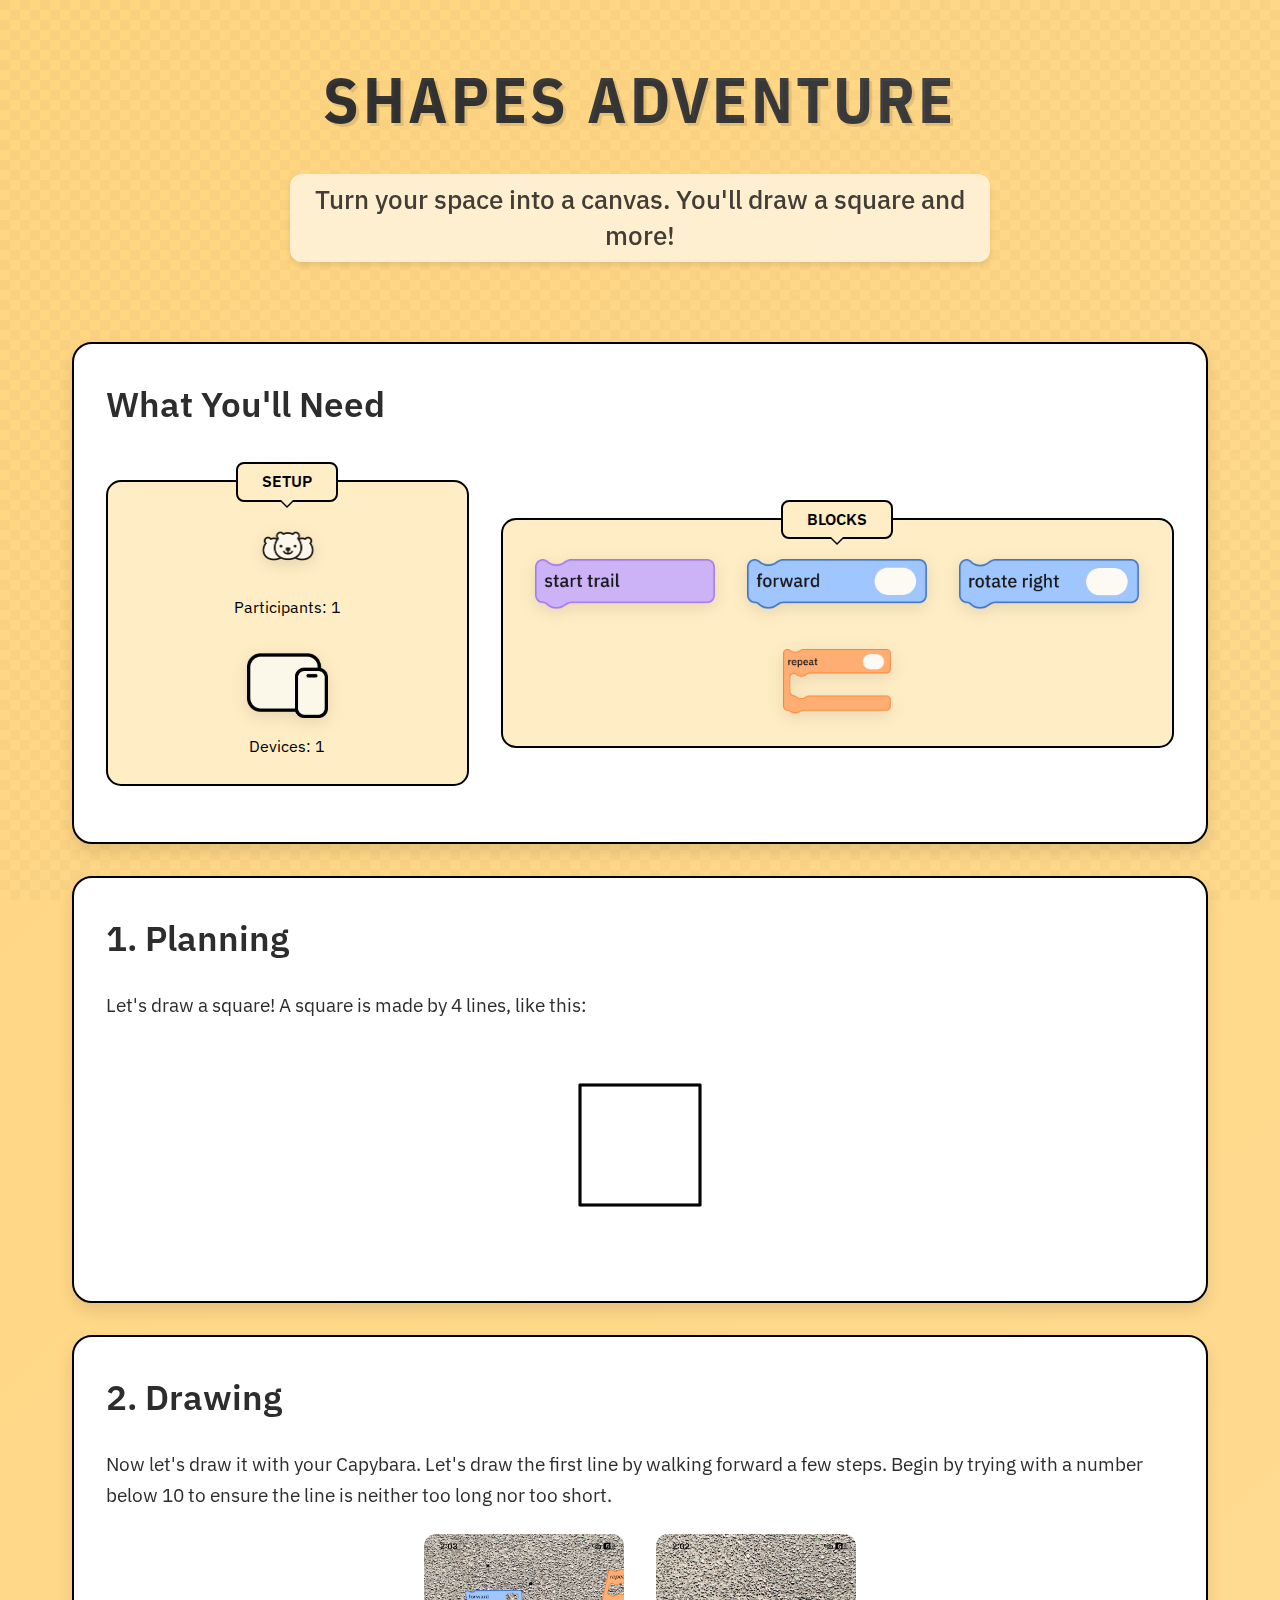
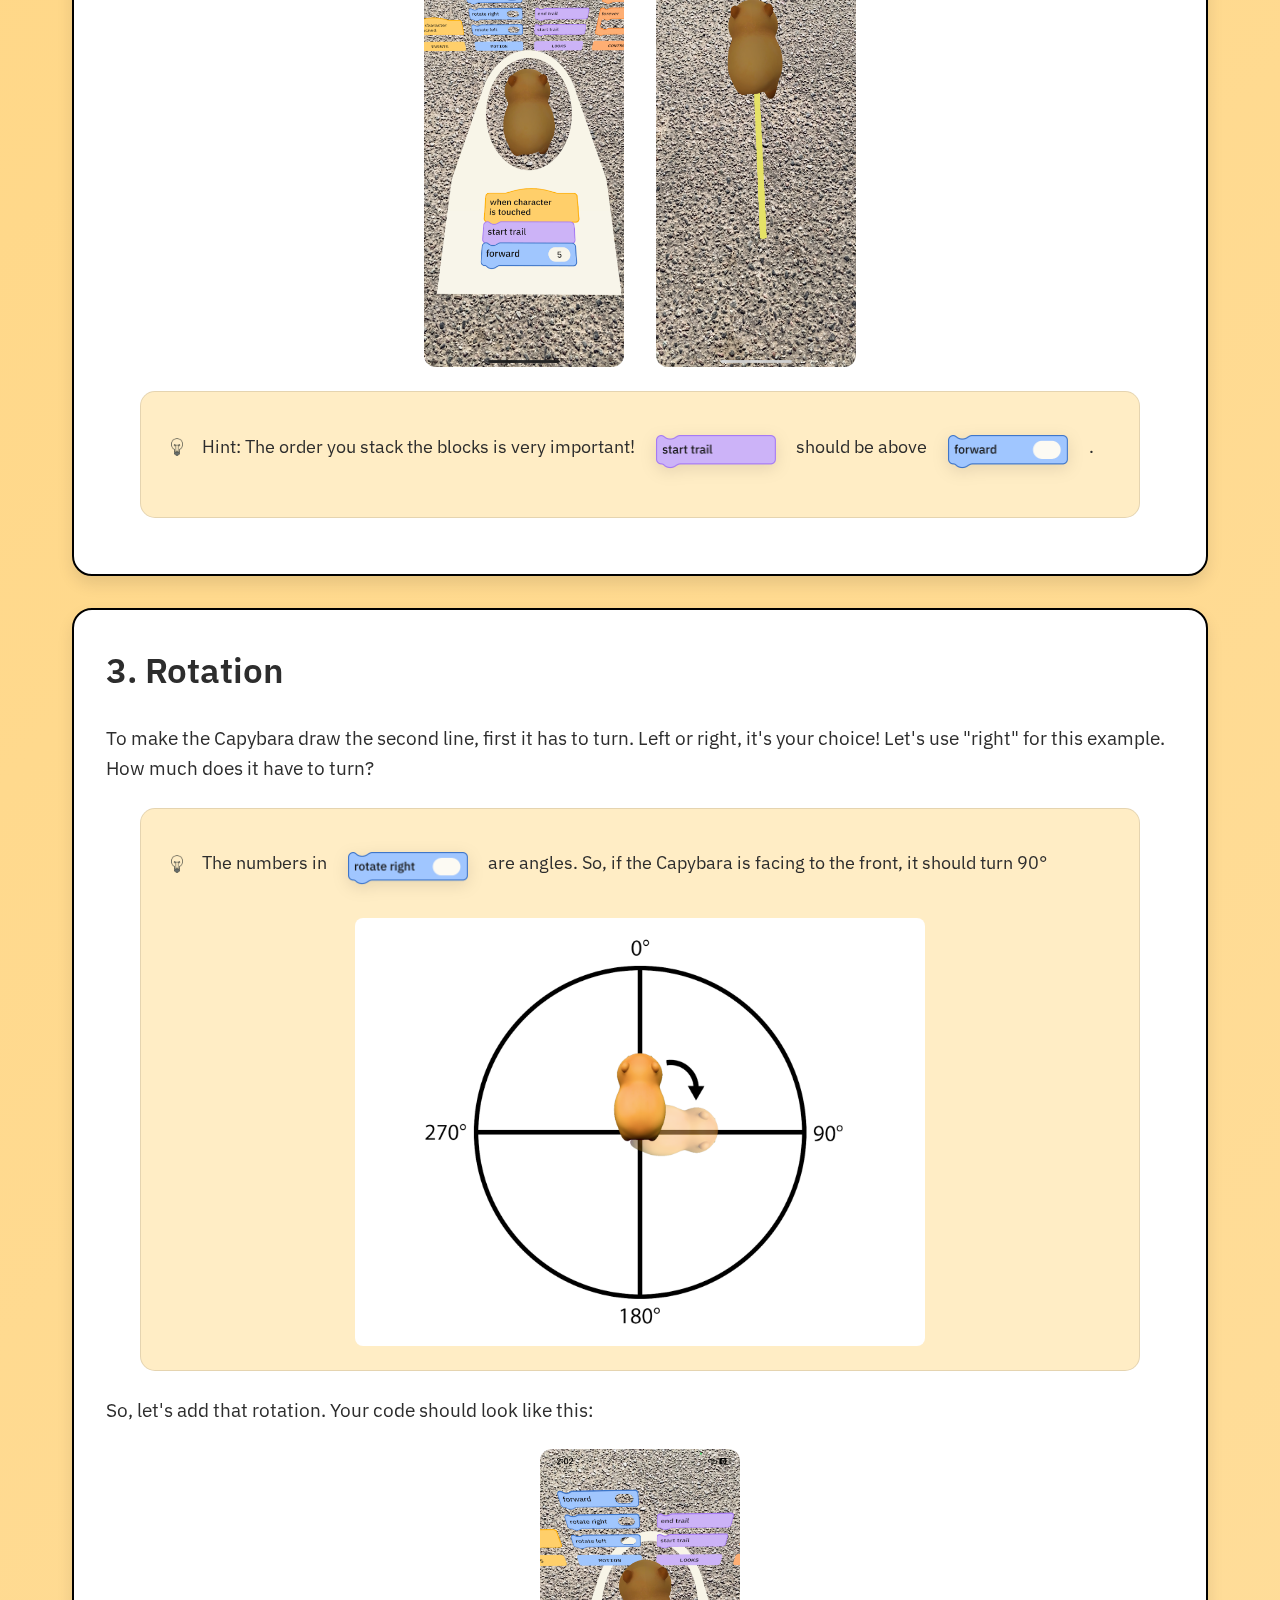
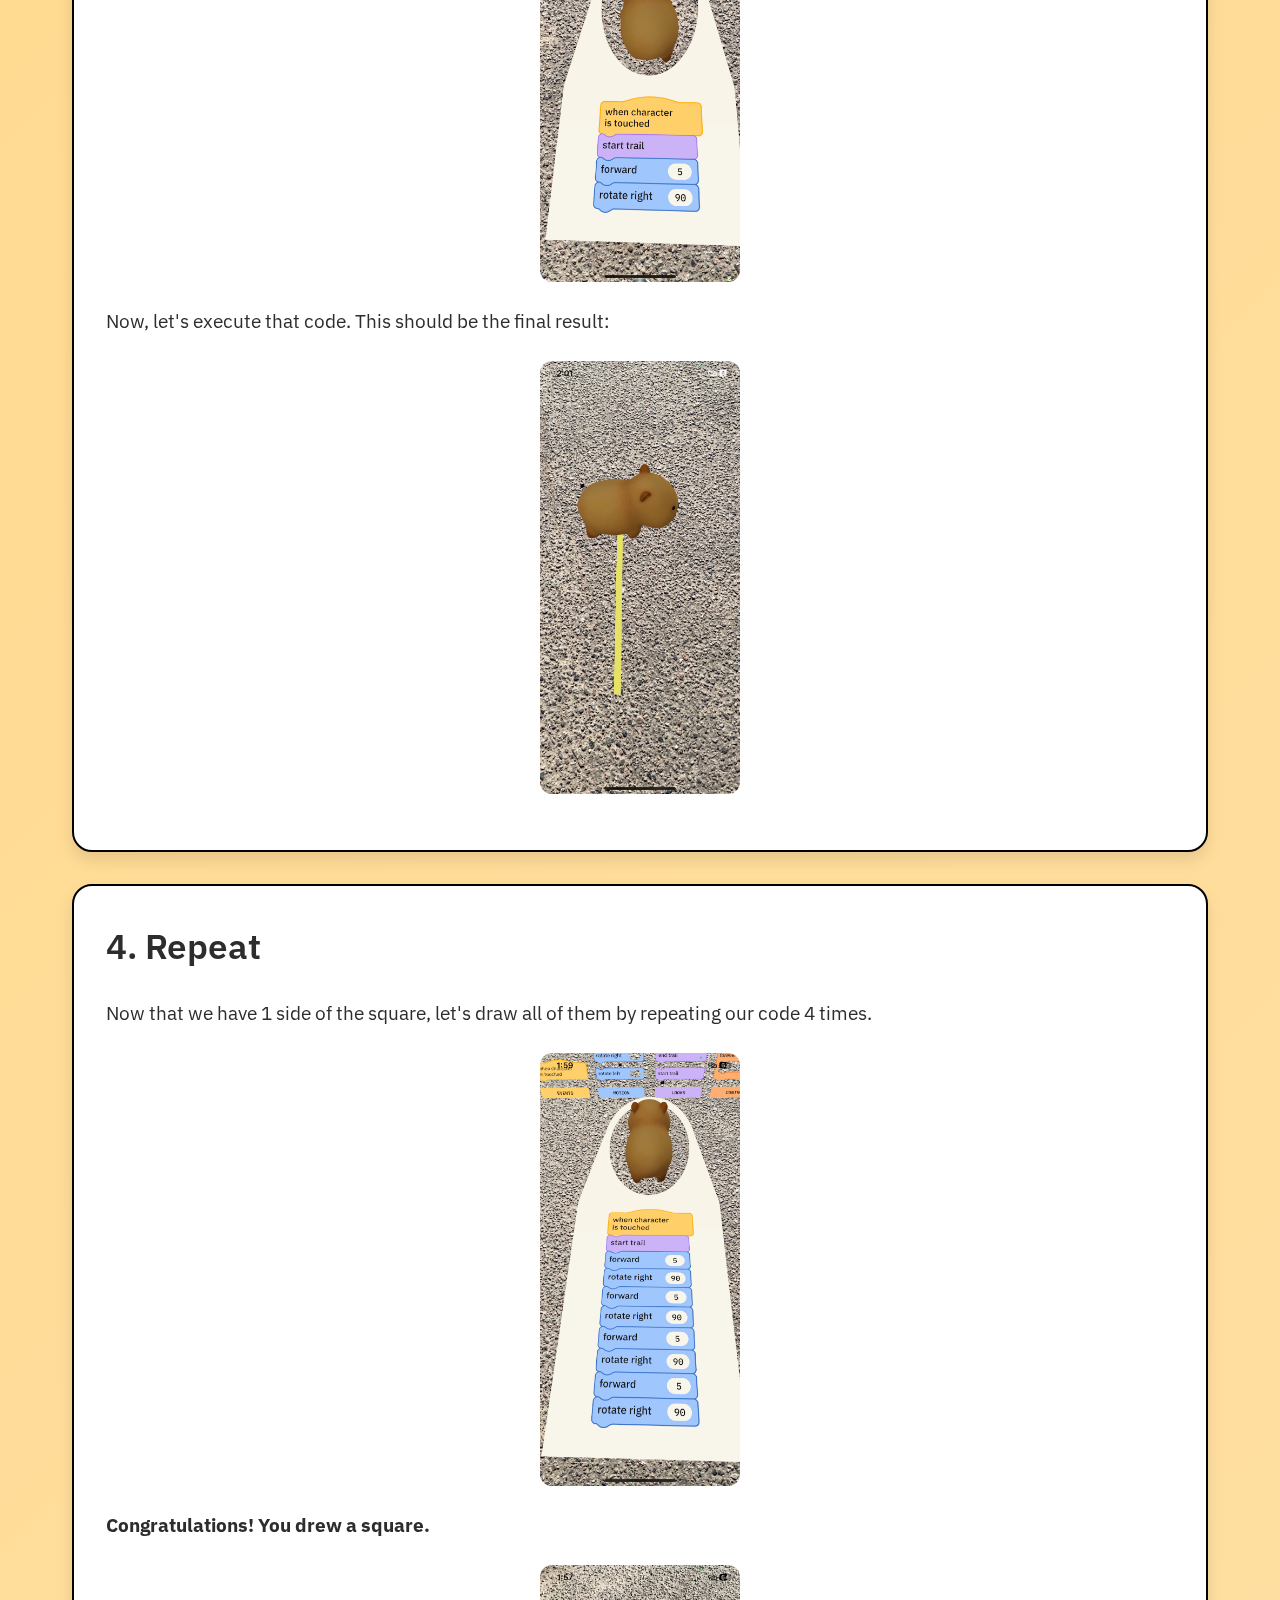
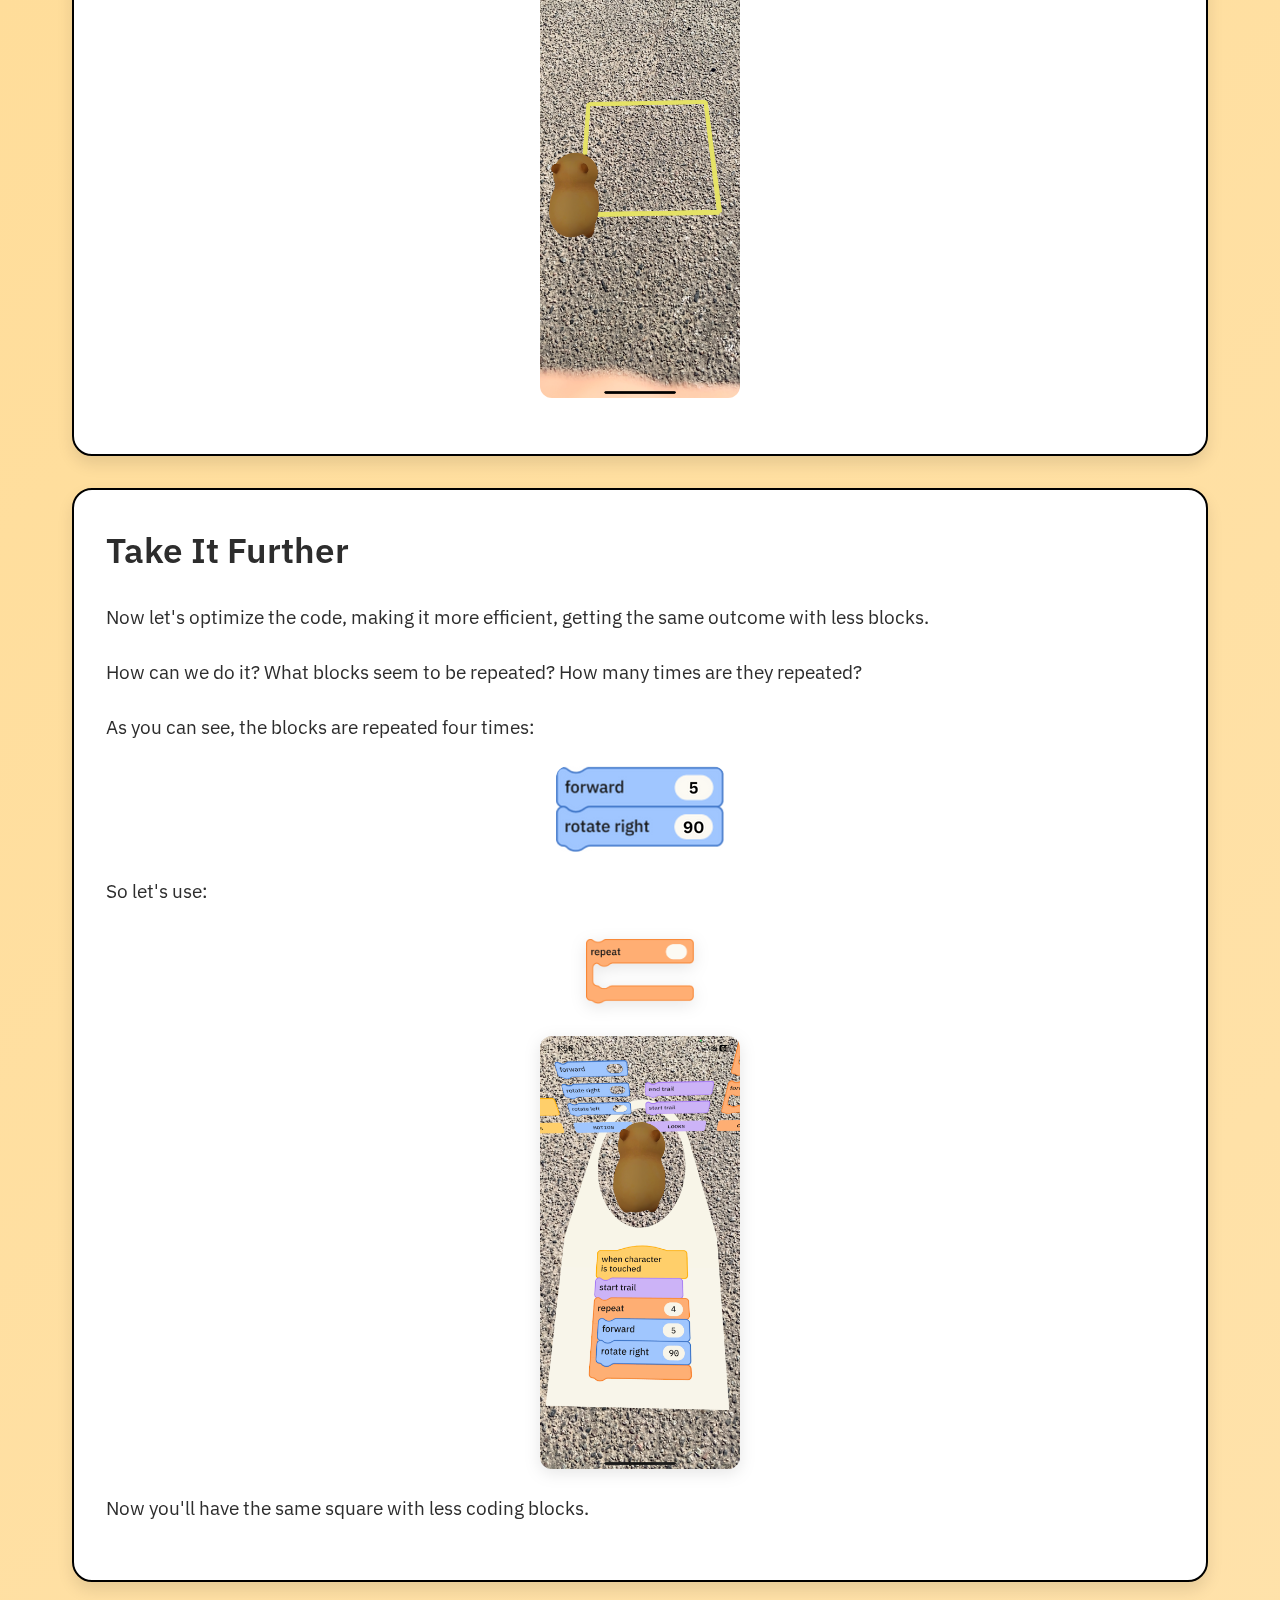
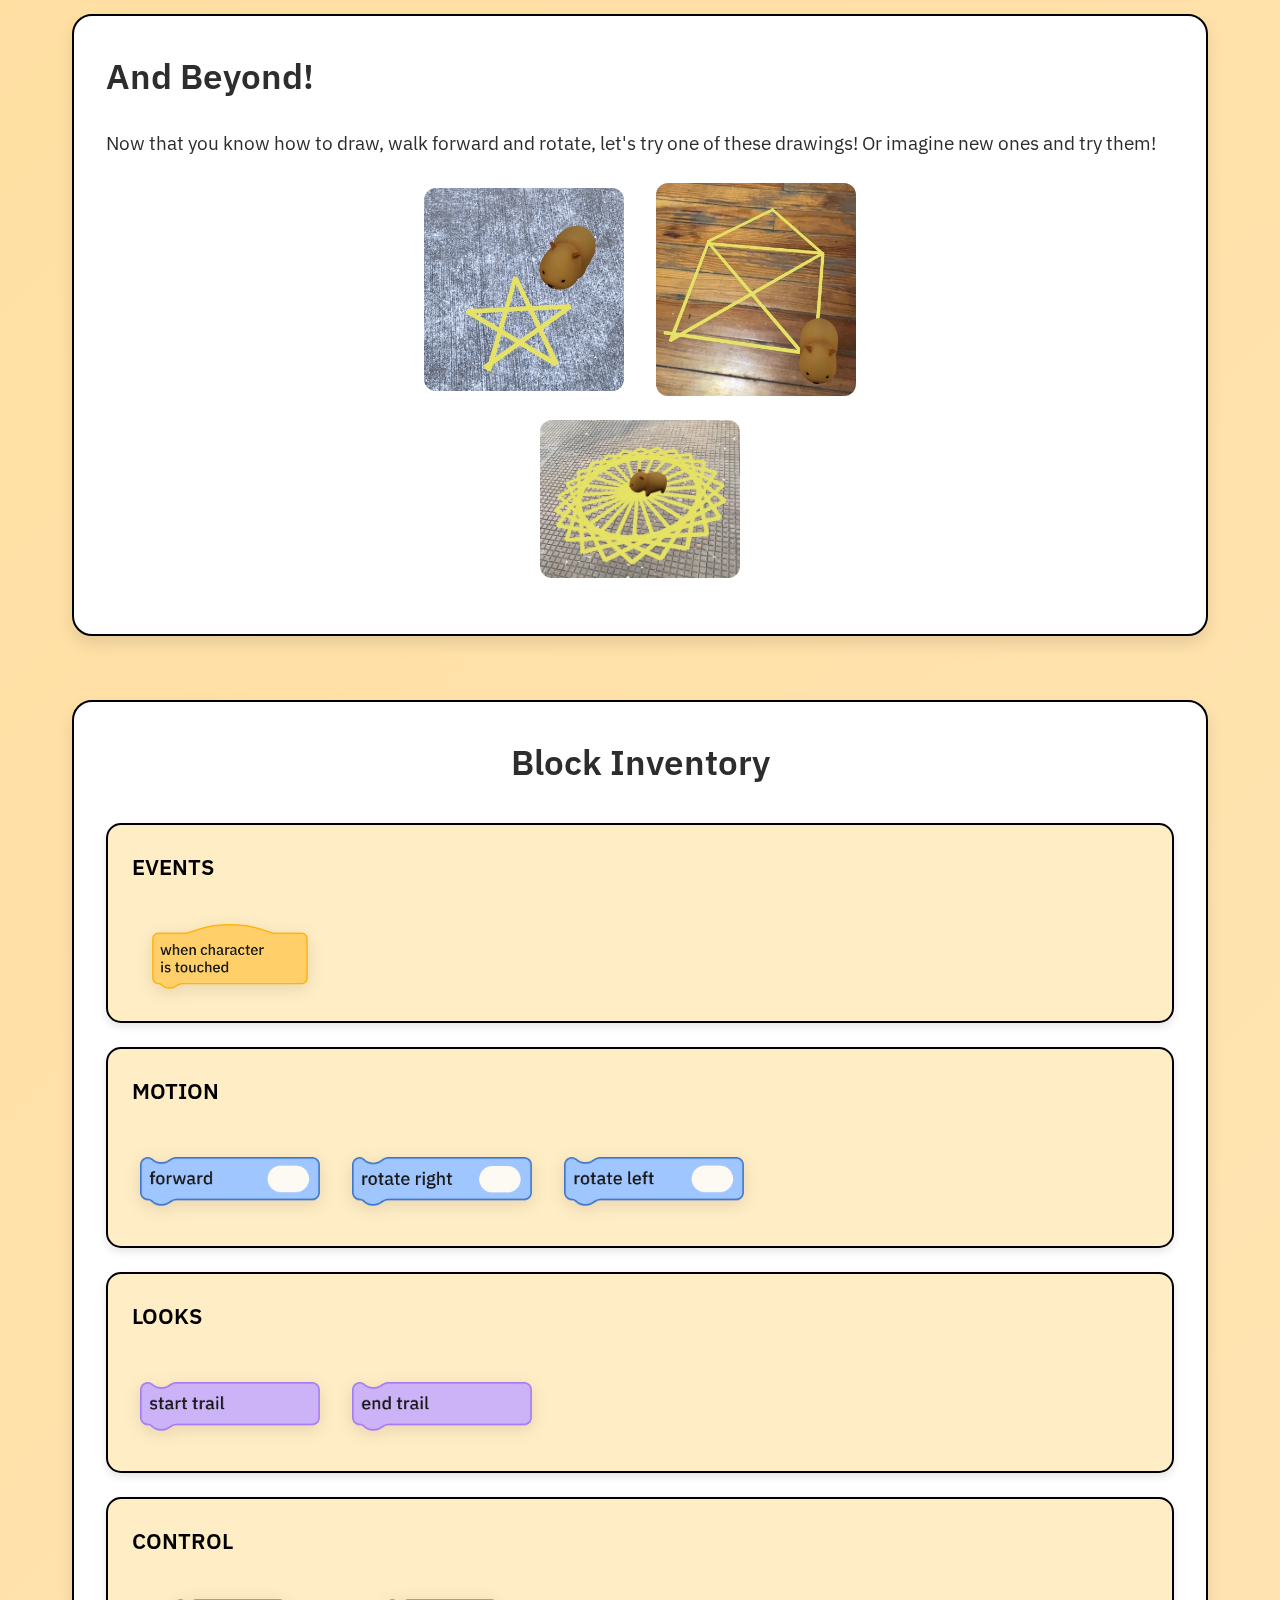
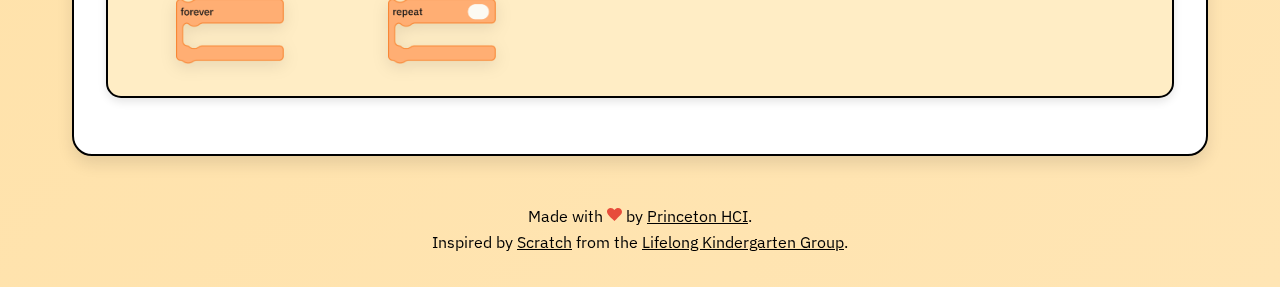
<file: challenges/shapes-adventure.html>
<!DOCTYPE html>
<html lang="en">
<head>
  <meta charset="UTF-8">
  <meta name="viewport" content="width=device-width, initial-scale=1.0">
  <title>Capybara: Shapes Adventure</title>
  <meta name="description" content="Shapes Adventure: A fun and interactive coding challenge for kids! Learn to draw shapes by walking forward and rotating.">
  <meta name="keywords" content="coding challenge, Scratch blocks, shapes adventure, interactive learning, draw shapes">
  <link rel="stylesheet" href="../assets/styles/styles-template.css"/>
  <link rel="preconnect" href="https://fonts.googleapis.com"/>
  <link
        href="https://fonts.googleapis.com/css2?family=IBM+Plex+Mono:ital,wght@0,100;0,200;0,300;0,400;0,500;0,600;0,700;1,100;1,200;1,300;1,400;1,500;1,600;1,700&family=IBM+Plex+Sans:ital,wght@0,100;0,200;0,300;0,400;0,500;0,600;0,700;1,100;1,200;1,300;1,400;1,500;1,600;1,700&family=Zilla+Slab:ital,wght@0,300;0,400;0,500;0,600;0,700;1,300;1,400;1,500;1,600;1,700&display=swap"
        rel="stylesheet"/>
  <link 
        href="https://fonts.googleapis.com/css2?family=IBM+Plex+Sans+Condensed:ital,wght@0,100;0,200;0,300;0,400;0,500;0,600;0,700;1,100;1,200;1,300;1,400;1,500;1,600;1,700&display=swap"
        rel="stylesheet"/>
</head>
<body>
  <header class="header">
    <h1>SHAPES ADVENTURE</h1>
    <p>Turn your space into a canvas. You'll draw a square and more!</p>
  </header>
  <main class="main-content">
    <section class="instructions">
      <h2>What You'll Need</h2>
      <div class="instruction-blocks">
        <div class="icon-card">
          <div class="setup-label">SETUP</div>
          <div>
            <img src="../assets/img/challenges/icons/Participants.png" alt="Participants">
            <p>Participants: 1</p>
          </div>
          <div>
            <img src="../assets/img/challenges/icons/Devices.png" alt="Devices">
            <p>Devices: 1</p>
          </div>
        </div>
        <div class="image-container">
          <div class="blocks-label">BLOCKS</div>
          <img src="../assets/img/challenges/blocks/looks/StartTrail.png" alt="Start Trail Block"/>
          <img src="../assets/img/challenges/blocks/motion/Forward.png" alt="Forward Block"/>
          <img src="../assets/img/challenges/blocks/motion/RotateRight.png" alt="Rotate Right Block"/>
          <img src="../assets/img/challenges/blocks/control/Repeat.png" alt="Repeat Block"/>
        </div>
      </div>
    </section>
    <section class="steps">
      <div class="step">
        <h2>1. Planning</h2>
        <p>Let's draw a square! A square is made by 4 lines, like this:</p>
        <div class="image-container">
          <img src="../assets/img/challenges/icons/Square.png" alt="Planning a square">
        </div>
      </div>
      <div class="step">
        <h2>2. Drawing</h2>
        <p>
          Now let's draw it with your Capybara. Let's draw the first line by walking forward a few steps.
          Begin by trying with a number below 10 to ensure the line is neither too long nor too short.
        </p>
        <div class="image-container">
          <img src="../assets/img/challenges/shapes-adventure/2.1.jpeg" alt="Drawing the first line">
          <img src="../assets/img/challenges/shapes-adventure/2.2.jpeg" alt="Drawing the first line">
        </div>
        <section class="hints-card">
          <p>
            <span>
              <img src="../assets/img/challenges/icons/Lightbulb.png" alt="Idea"> Hint: The order you stack the blocks is very important!
              <img src="../assets/img/challenges/blocks/looks/StartTrail.png" alt="Start Trail"> should be above
              <img src="../assets/img/challenges/blocks/motion/Forward.png" alt="Forward">.
            </span>
          </p>
        </section>
      </div>
      <div class="step">
        <h2>3. Rotation</h2>
        <p>
          To make the Capybara draw the second line, first it has to turn. Left or right, it's your choice!
          Let's use "right" for this example. How much does it have to turn?
        </p>
        <div class="hints-card">
          <p>
            <span>
              <img src="../assets/img/challenges/icons/Lightbulb.png" alt="Idea"> The numbers in
              <img src="../assets/img/challenges/blocks/motion/RotateRight.png" alt="Rotate Right"> are angles. So, if the Capybara is facing to the front, it should turn 90°
            </span>
          </p>
          <img src="../assets/img/challenges/shapes-adventure/3.1.jpeg" alt="Rotation angles diagram">
        </div>
        <p>
          So, let's add that rotation. Your code should look like this:
        </p>
        <div class="image-container">
          <img src="../assets/img/challenges/shapes-adventure/3.2.jpeg" alt="Code for drawing the second line">
        </div>
        <p>
          Now, let's execute that code. This should be the final result:
        </p>
        <div class="image-container">
          <img src="../assets/img/challenges/shapes-adventure/3.3.jpeg" alt="Final result">
        </div>
      </div>
      <div class="step">
        <h2>4. Repeat</h2>
        <p>
          Now that we have 1 side of the square, let's draw all of them by repeating our code 4 times.
        </p>
        <div class="image-container">
          <img src="../assets/img/challenges/shapes-adventure/4.1.jpeg" alt="Code for drawing the third line">
        </div>
        <p><b>Congratulations! You drew a square.</b></p>
        <div class="image-container">
          <img src="../assets/img/challenges/shapes-adventure/4.2.jpeg" alt="Final result">
        </div>
      </div>
    </section>

    <div class="step">
      <h2>Take It Further</h2>
      <p>Now let's optimize the code, making it more efficient, getting the same outcome with less blocks.</p>
      <p>How can we do it? What blocks seem to be repeated? How many times are they repeated?</p>
      <p>As you can see, the blocks are repeated four times:</p>
      <div class="image-container">
        <img src="../assets/img/challenges/shapes-adventure/4.3.jpeg">
      </div>
      <p>So let's use:</p>
      <div class="image-container">
        <img src="../assets/img/challenges/blocks/control/Repeat.png" alt="Repeat block example">
      </div>
      <div class="image-container">
        <img src="../assets/img/challenges/shapes-adventure/4.4.jpeg" alt="Repeat">
      </div>
      <p>Now you'll have the same square with less coding blocks.</p>
    </div>
    <div class="step">
      <h2>And Beyond!</h2>
      <p>Now that you know how to draw, walk forward and rotate, let's try one of these drawings! Or imagine new ones and try them!</p>
      <div class="image-container">
        <img src="../assets/img/challenges/shapes-adventure/4.5.jpeg">
        <img src="../assets/img/challenges/shapes-adventure/4.6.jpeg">
      </div>
      <div class="image-container">
        <img src="../assets/img/challenges/shapes-adventure/4.7.jpeg">
      </div>
    </div>
    <section class="block-inventory">
      <h2>Block Inventory</h2>
      <div class="events">
        <h3>EVENTS</h3>
        <img src="../assets/img/challenges/blocks/events/Touched.png" alt="When character is touched">
      </div>
      <div class="motion">
        <h3>MOTION</h3>
        <img src="../assets/img/challenges/blocks/motion/Forward.png" alt="Forward 10">
        <img src="../assets/img/challenges/blocks/motion/RotateRight.png" alt="Rotate Right 120">
        <img src="../assets/img/challenges/blocks/motion/RotateLeft.png" alt="Rotate Left -200">
      </div>
      <div class="looks">
        <h3>LOOKS</h3>
        <img src="../assets/img/challenges/blocks/looks/StartTrail.png" alt="Start Trail">
        <img src="../assets/img/challenges/blocks/looks/EndTrail.png" alt="End Trail">
      </div>
      <div class="control">
        <h3>CONTROL</h3>
        <img src="../assets/img/challenges/blocks/control/Forever.png" alt="Forever">
        <img src="../assets/img/challenges/blocks/control/Repeat.png" alt="Repeat">
      </div>
    </section>
  </main>
  <footer class="footer">
    <p>Made with <svg width="15" height="15" id="Layer_1" data-name="Layer 1" xmlns="http://www.w3.org/2000/svg" viewBox="0 0 122.88 107.39"><defs><style>.cls-1{fill:#e74c3b;fill-rule:evenodd;}</style></defs><title>red-heart</title>
      <path class="cls-1" d="M60.83,17.18c8-8.35,13.62-15.57,26-17C110-2.46,131.27,21.26,119.57,44.61c-3.33,6.65-10.11,14.56-17.61,22.32-8.23,8.52-17.34,16.87-23.72,23.2l-17.4,17.26L46.46,93.55C29.16,76.89,1,55.92,0,29.94-.63,11.74,13.73.08,30.25.29c14.76.2,21,7.54,30.58,16.89Z"/></svg> by <a href="https://ar.cs.princeton.edu/index.html#team">Princeton HCI</a>.</p>
    <p>Inspired by <a href="https://scratch.mit.edu/">Scratch</a> from the <a href="https://www.media.mit.edu/groups/lifelong-kindergarten/">Lifelong Kindergarten Group</a></a>.</p>
  </footer>
  
</body>
</html>
</file>
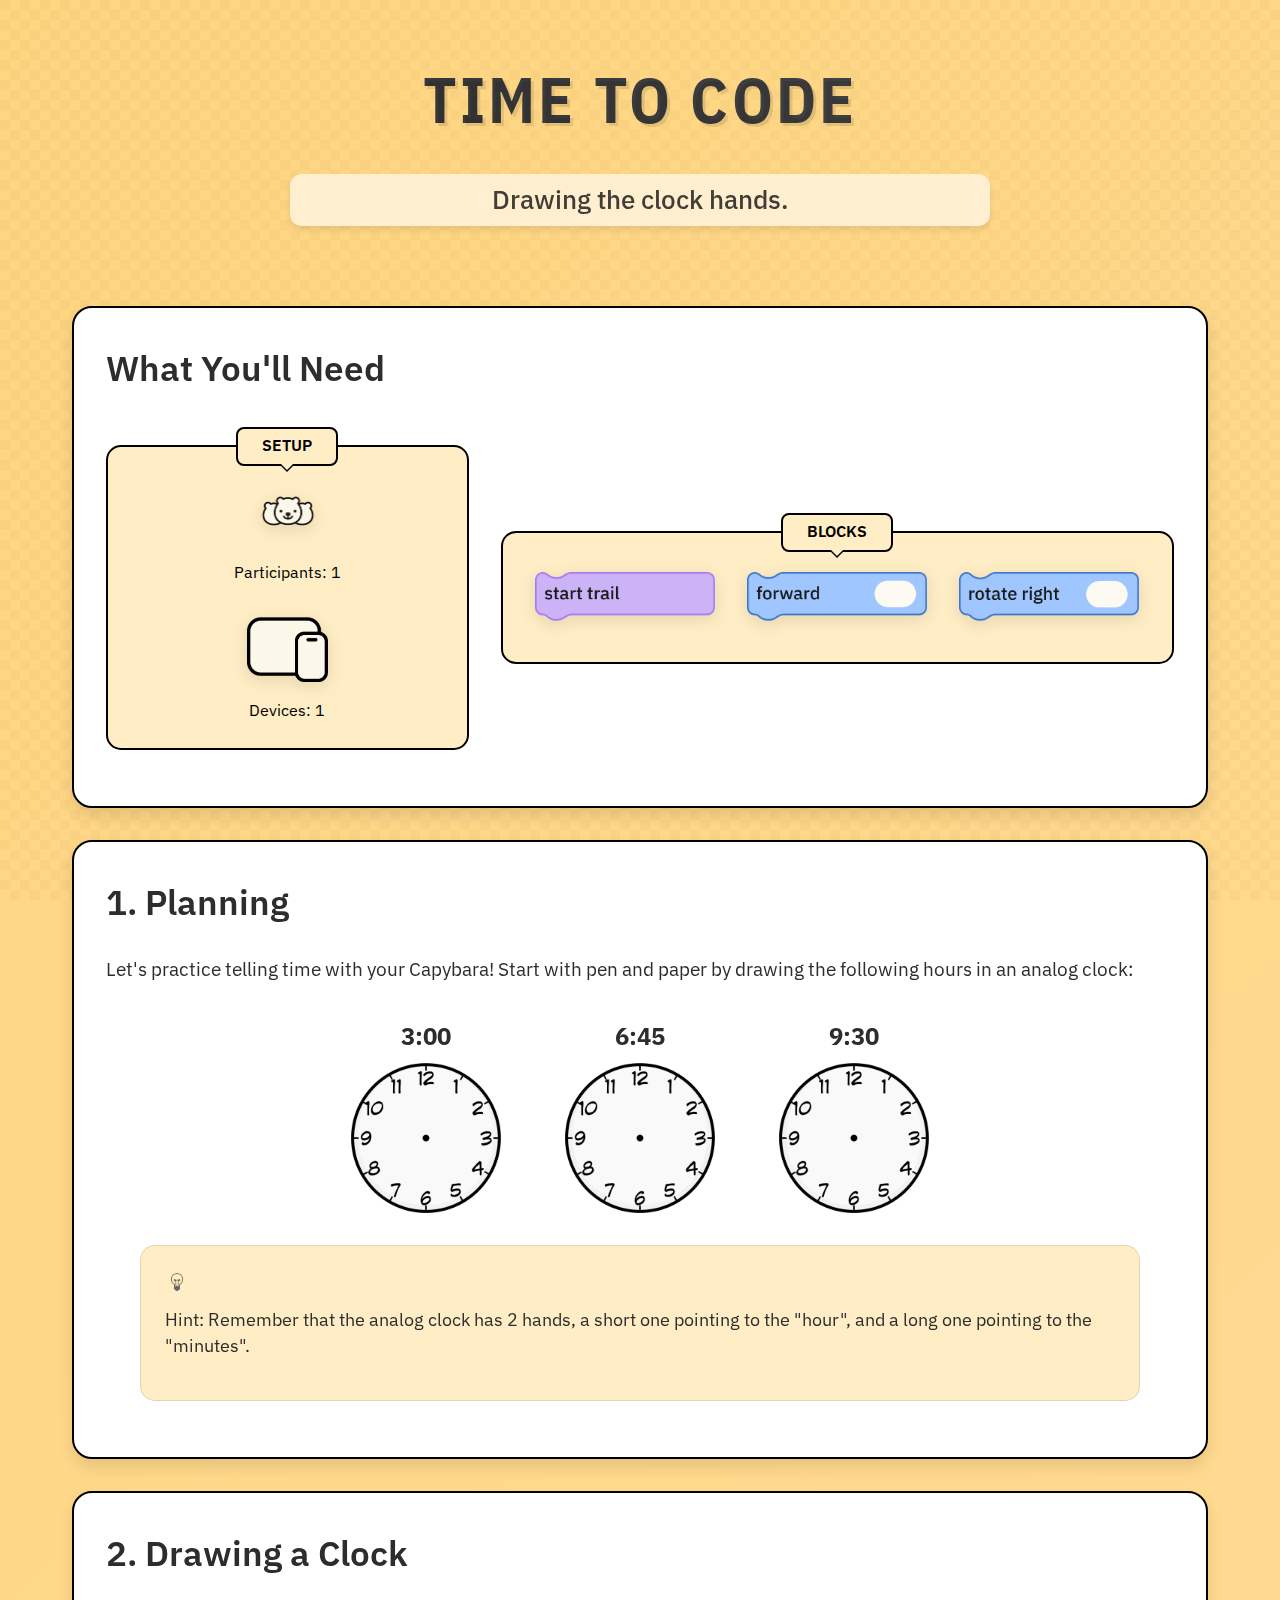
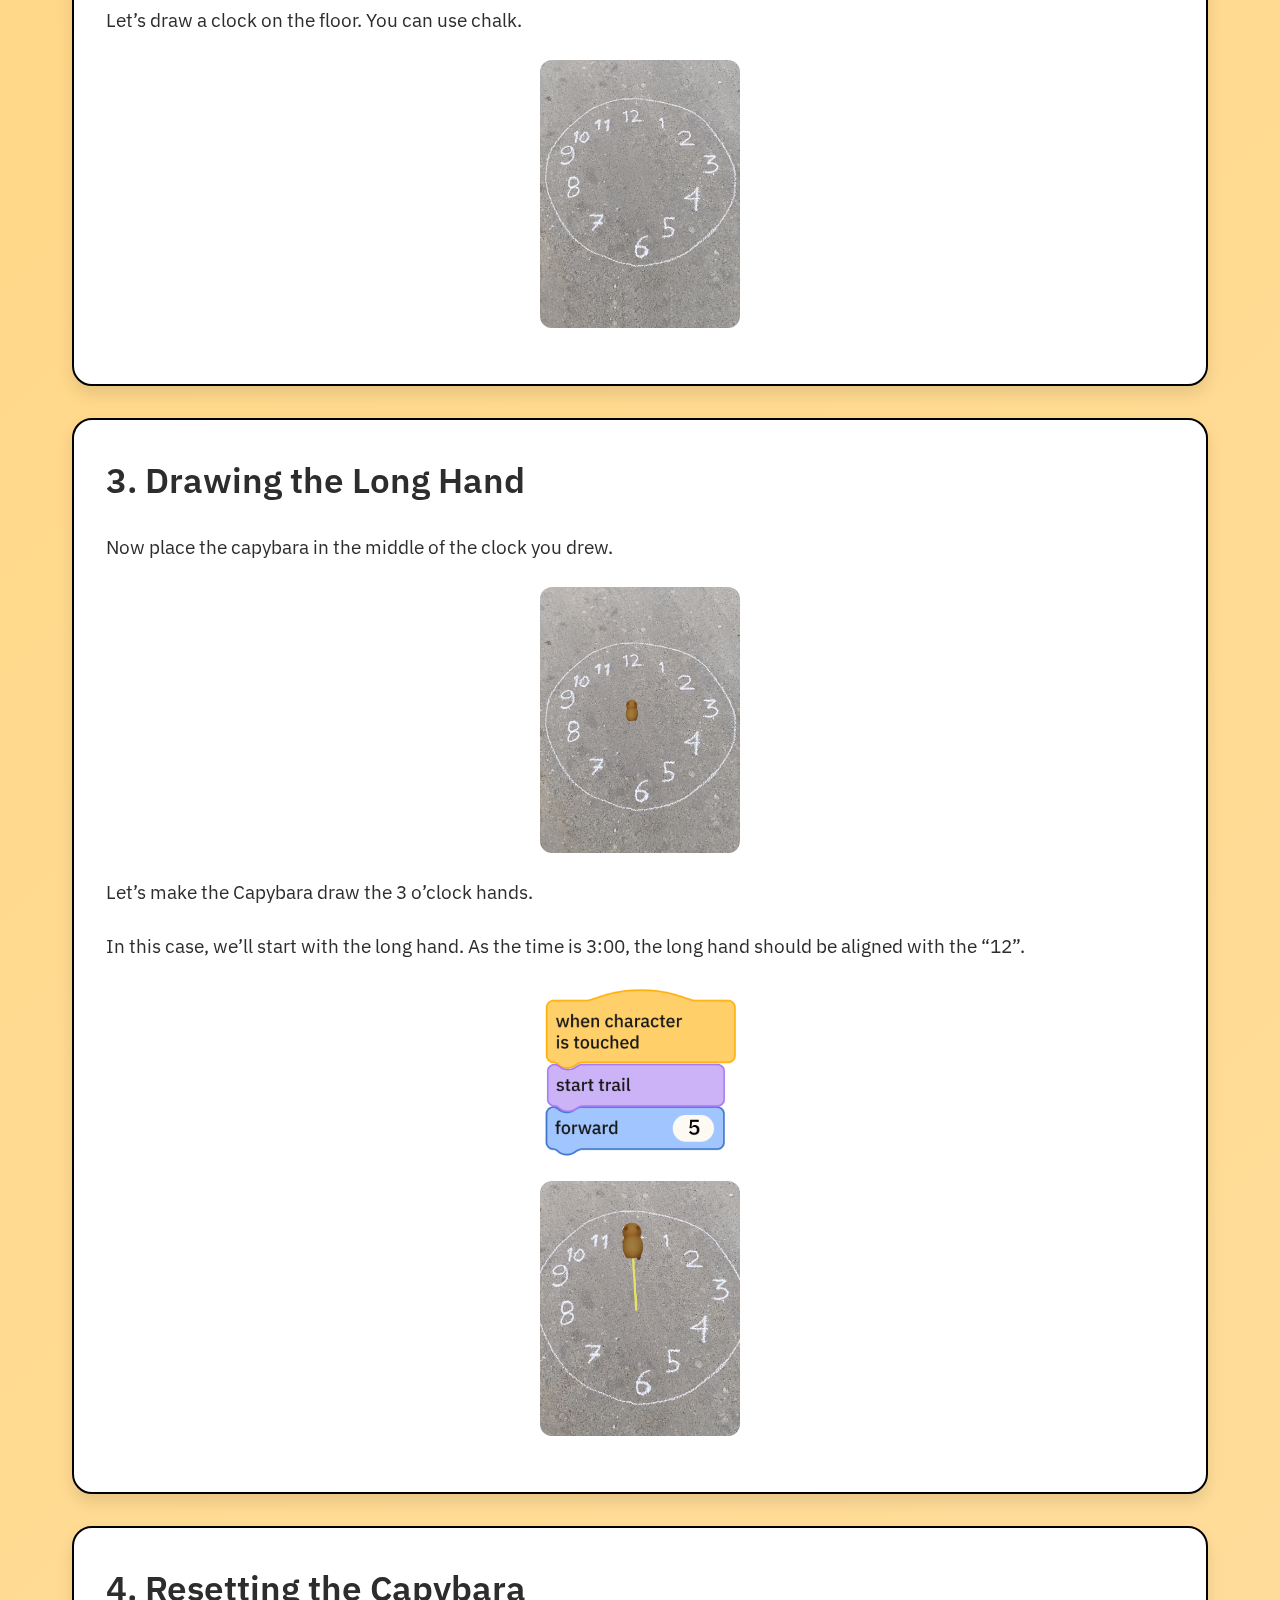
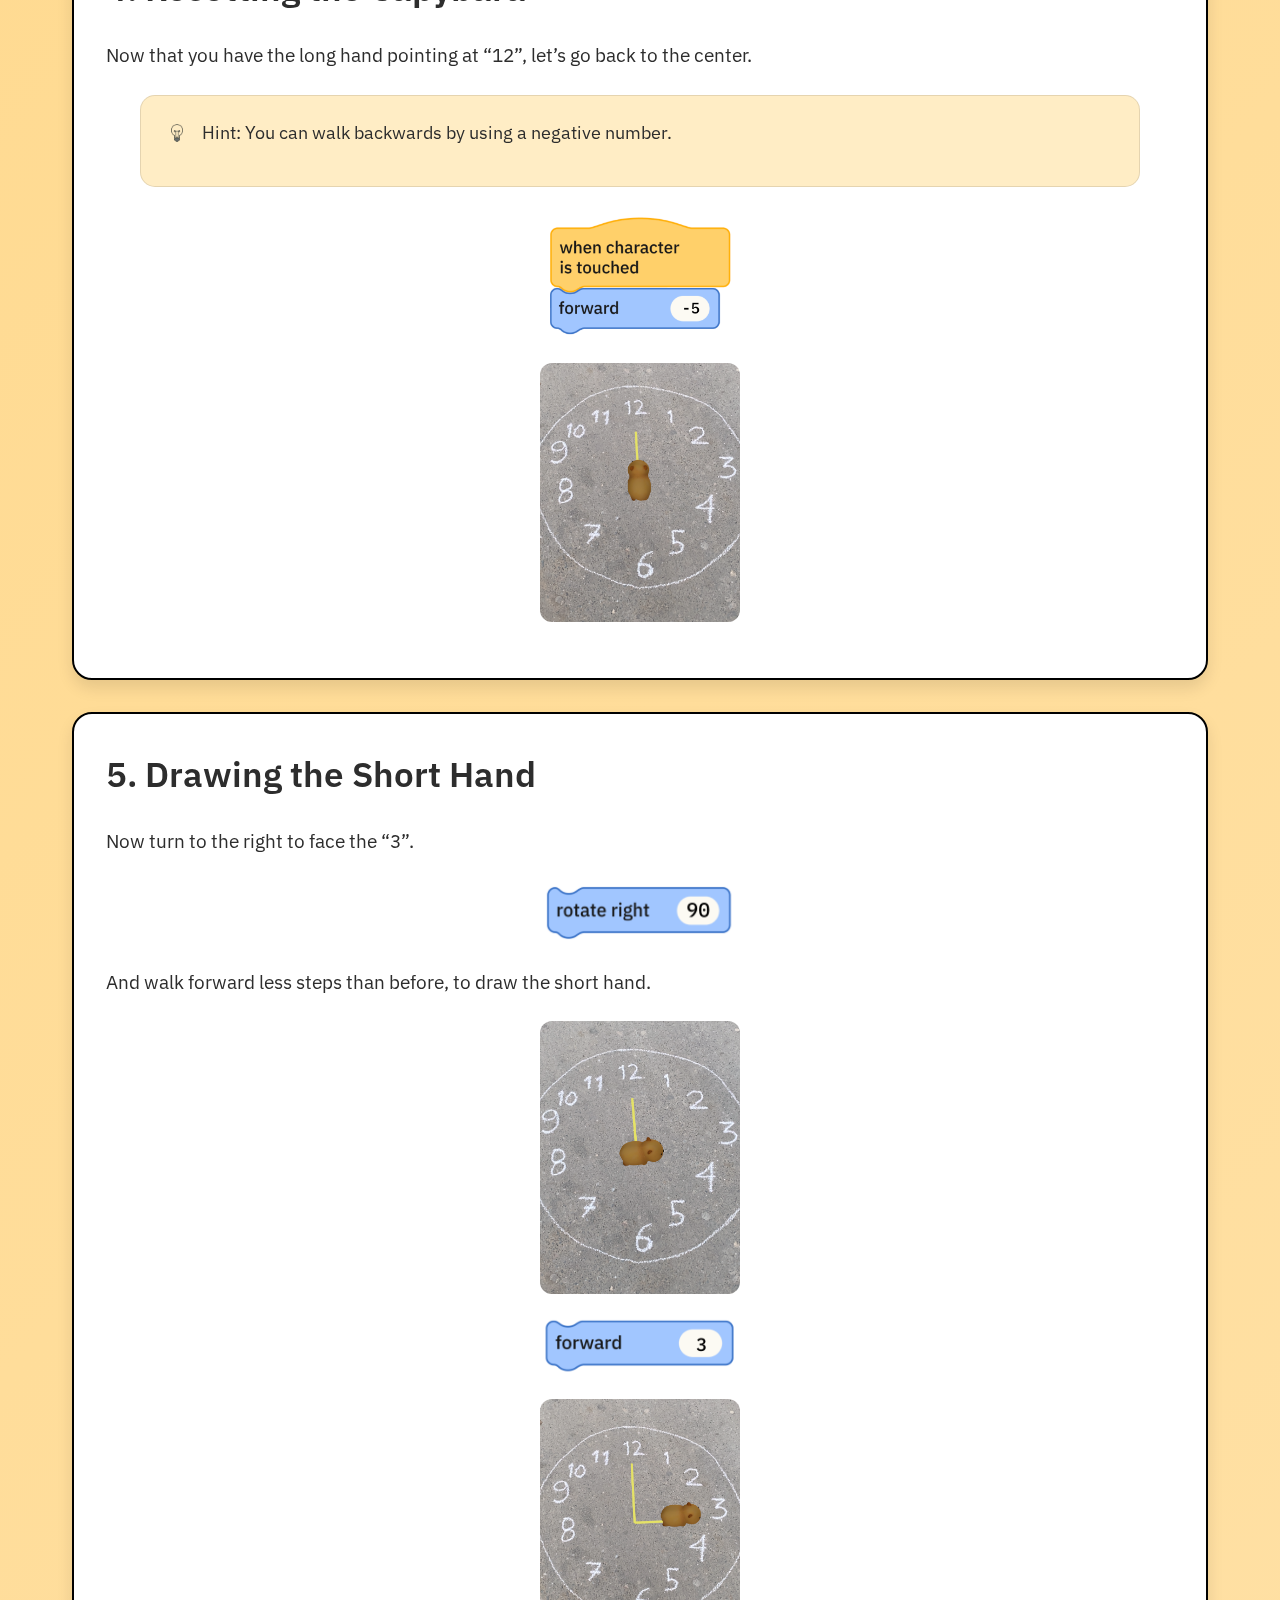
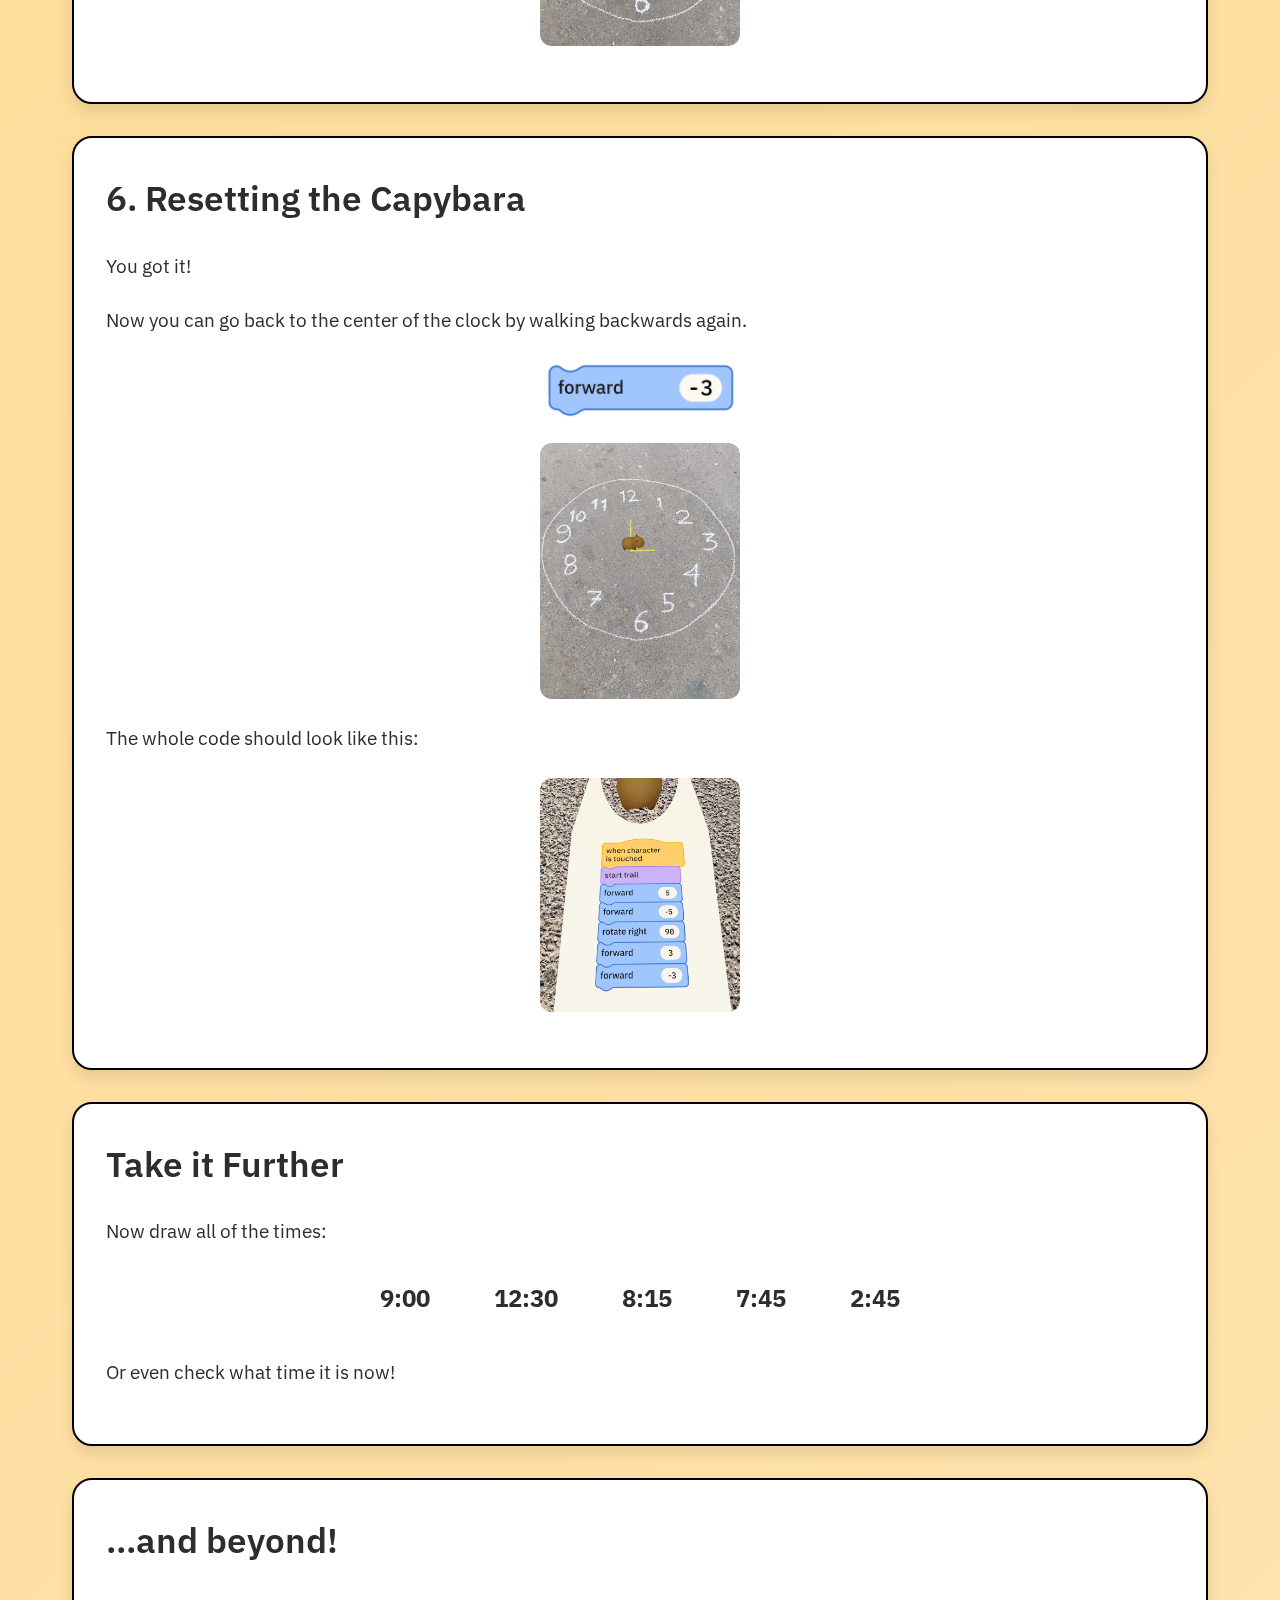
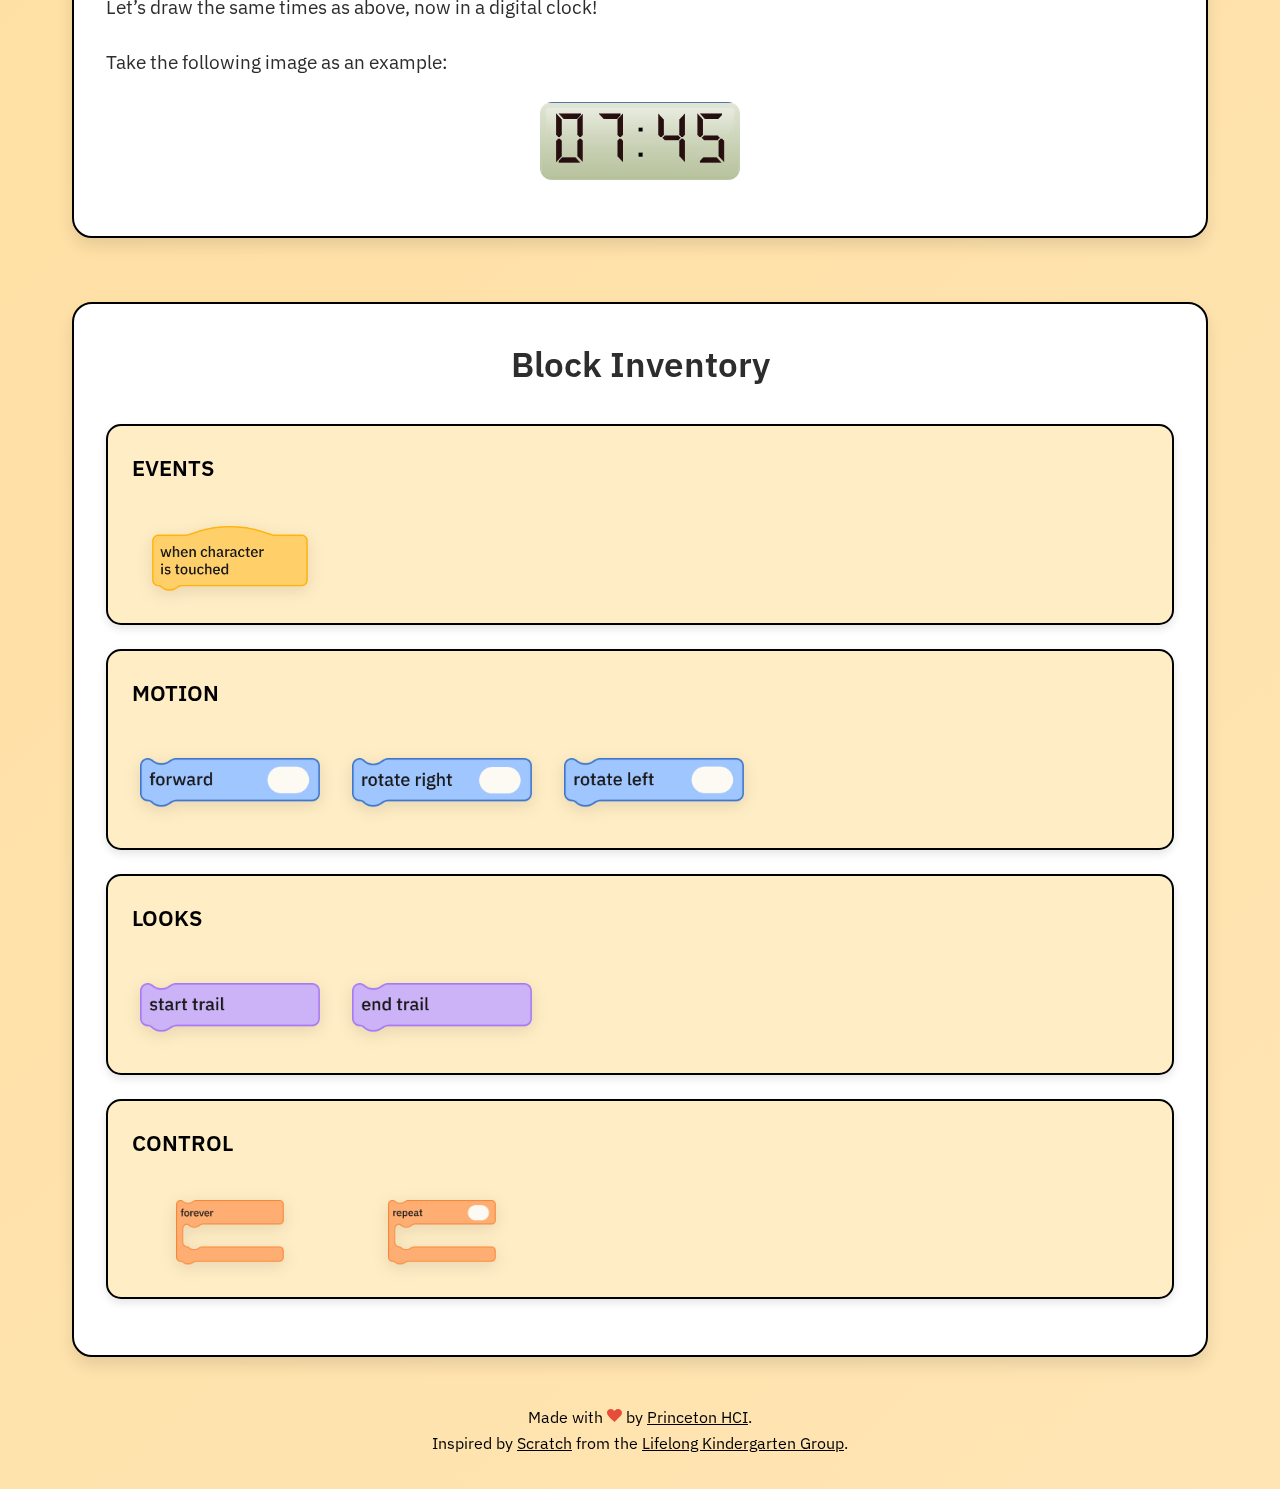
<file: challenges/time_to_code.html>
<!DOCTYPE html>
<html lang="en">
<head>
  <meta charset="UTF-8">
  <meta name="viewport" content="width=device-width, initial-scale=1.0">
  <title>Capybara: Time to Code</title>
  <meta name="description" content="Drawing the clock hands: A fun and interactive coding challenge for kids!">
  <meta name="keywords" content="coding challenge, Scratch blocks, clock, digital clock, analog clock, interactive learning, telling time">
  <link rel="stylesheet" href="../assets/styles/styles-template.css"/>
  <link rel="preconnect" href="https://fonts.googleapis.com"/>
  <link
        href="https://fonts.googleapis.com/css2?family=IBM+Plex+Mono:ital,wght@0,100;0,200;0,300;0,400;0,500;0,600;0,700;1,100;1,200;1,300;1,400;1,500;1,600;1,700&family=IBM+Plex+Sans:ital,wght@0,100;0,200;0,300;0,400;0,500;0,600;0,700;1,100;1,200;1,300;1,400;1,500;1,600;1,700&family=Zilla+Slab:ital,wght@0,300;0,400;0,500;0,600;0,700;1,300;1,400;1,500;1,600;1,700&display=swap"
        rel="stylesheet"/>
  <link 
        href="https://fonts.googleapis.com/css2?family=IBM+Plex+Sans+Condensed:ital,wght@0,100;0,200;0,300;0,400;0,500;0,600;0,700;1,100;1,200;1,300;1,400;1,500;1,600;1,700&display=swap"
        rel="stylesheet"/>
</head>
<body>
  <header class="header">
    <h1>TIME TO CODE</h1>
    <p>Drawing the clock hands.</p>
  </header>
  <main class="main-content">
    <section class="instructions">
      <h2>What You'll Need</h2>
      <div class="instruction-blocks">
        <div class="icon-card">
          <div class="setup-label">SETUP</div>
          <div>
            <img src="../assets/img/challenges/icons/Participants.png" alt="Participants">
            <p>Participants: 1</p>
          </div>
          <div>
            <img src="../assets/img/challenges/icons/Devices.png" alt="Devices">
            <p>Devices: 1</p>
          </div>
        </div>
        <div class="image-container">
          <div class="blocks-label">BLOCKS</div>
          <img src="../assets/img/challenges/blocks/looks/StartTrail.png" alt="Start Trail Block"/>
          <img src="../assets/img/challenges/blocks/motion/Forward.png" alt="Forward Block"/>
          <img src="../assets/img/challenges/blocks/motion/RotateRight.png" alt="Rotate Right Block"/>
        </div>
      </div>
    </section>
    <section class="steps">
      <div class="step">
        <h2>1. Planning</h2>
        <p>Let's practice telling time with your Capybara! Start with pen and paper by drawing the following hours in an analog clock:</p>
        <div class="clocks-container">
          <div class="clock-item">
            <div class="time-label">3:00</div>
            <img src="../assets/img/challenges/time-to-code/clock.png" alt="Analog clock">
          </div>
          <div class="clock-item">
            <div class="time-label">6:45</div>
            <img src="../assets/img/challenges/time-to-code/clock.png" alt="Analog clock">
          </div>
          <div class="clock-item">
            <div class="time-label">9:30</div>
            <img src="../assets/img/challenges/time-to-code/clock.png" alt="Analog clock">
          </div>
        </div>
        <section class="hints-card">
          <p>
            <span>
              <img src="../assets/img/challenges/icons/Lightbulb.png" alt="Idea">Hint:
              Remember that the analog clock has 2 hands, a short one pointing to the "hour", and a long one pointing to the "minutes".
            </span>
          </p>
        </section>
      </div>
      <div class="step">
        <h2>2. Drawing a Clock</h2>
        <p>Let’s draw a clock on the floor. You can use chalk.</p>
        <div class="image-container">
          <img src="../assets/img/challenges/time-to-code/2.1.png" alt="Dot blocks">
        </div>
      </div>
      <div class="step">
        <h2>3. Drawing the Long Hand</h2>
        <p>Now place the capybara in the middle of the clock you drew.</p>
        <div class="image-container">
          <img src="../assets/img/challenges/time-to-code/3.1.png" alt="Dot">
        </div>
        <p>Let’s make the Capybara draw the 3 o’clock hands.</p>
        <p>In this case, we’ll start with the long hand. As the time is 3:00, the long hand should be aligned with the “12”.</p>
        <div class="image-container">
          <img src="../assets/img/challenges/time-to-code/3.2.png" alt="Capybara writing 'S'">
        </div>
        <div class="image-container">
          <img src="../assets/img/challenges/time-to-code/3.3.png" alt="Capybara writing 'S'">
        </div>
      </div>
      <div class="step">
        <h2>4. Resetting the Capybara</h2>
        <p>Now that you have the long hand pointing at “12”, let’s go back to the center.</p>
        <section class="hints-card">
          <p>
            <span>
              <img src="../assets/img/challenges/icons/Lightbulb.png" alt="Idea">Hint: You can walk backwards by using a negative number.
            </span>
          </p>
        </section>
        <div class="image-container">
          <img src="../assets/img/challenges/time-to-code/4.1.png" alt="Capybara writing 'S'">
        </div>
        <div class="image-container">
          <img src="../assets/img/challenges/time-to-code/4.2.png" alt="Capybara writing 'S' with repeat block">
        </div>
      </div>
      <div class="step">
        <h2>5. Drawing the Short Hand</h2>
        <p>Now turn to the right to face the “3”.</p>
        <div class="image-container">
          <img src="../assets/img/challenges/time-to-code/5.1.png" alt="Capybara writing 'O'">
        </div>
        <p>And walk forward less steps than before, to draw the short hand.</p>
        <div class="image-container">
          <img src="../assets/img/challenges/time-to-code/5.2.png" alt="Capybara writing 'O'">
        </div>
        <div class="image-container">
          <img src="../assets/img/challenges/time-to-code/5.3.png" alt="Capybara writing 'O'">
        </div>
        <div class="image-container">
          <img src="../assets/img/challenges/time-to-code/5.4.png" alt="Capybara writing 'O'">
        </div>
      </div>
      <div class="step">
        <h2>6. Resetting the Capybara</h2>
        <p>You got it!</p>
        <p>Now you can go back to the center of the clock by walking backwards again.</p>
        <div class="image-container">
          <img src="../assets/img/challenges/time-to-code/6.1.png" alt="Capybara writing 'SOS'">
        </div>
        <div class="image-container">
          <img src="../assets/img/challenges/time-to-code/6.2.png" alt="Capybara writing 'SOS'">
        </div>
        <p>The whole code should look like this:</p>
        <div class="image-container">
          <img src="../assets/img/challenges/time-to-code/6.3.png" alt="Capybara writing 'SOS'">
        </div>
      </div>
      <div class="step">
        <h2>Take it Further</h2>
        <p>Now draw all of the times:</p>
        <div class="clocks-container">
          <div class="clock-item">
            <div class="time-label">9:00</div>
          </div>
          <div class="clock-item">
            <div class="time-label">12:30</div>
          </div>
          <div class="clock-item">
            <div class="time-label">8:15</div>
          </div>
          <div class="clock-item">
            <div class="time-label">7:45</div>
          </div>
          <div class="clock-item">
            <div class="time-label">2:45</div>
          </div>
        </div>
        <p>Or even check what time it is now!</p>
      </div>
      <div class="step">
        <h2>...and beyond!</h2>
        <p>Let’s draw the same times as above, now in a digital clock!</p>
        <p>Take the following image as an example:</p>
        <div class="image-container">
          <img src="../assets/img/challenges/time-to-code/digiclock.png" alt="Capybara writing 'SOS'">
        </div>
      </div>
    <section class="block-inventory">
      <h2>Block Inventory</h2>
      <div class="events">
        <h3>EVENTS</h3>
        <img src="../assets/img/challenges/blocks/events/Touched.png" alt="When character is touched">
      </div>
      <div class="motion">
        <h3>MOTION</h3>
        <img src="../assets/img/challenges/blocks/motion/Forward.png" alt="Forward 10">
        <img src="../assets/img/challenges/blocks/motion/RotateRight.png" alt="Rotate Right 120">
        <img src="../assets/img/challenges/blocks/motion/RotateLeft.png" alt="Rotate Left -200">
      </div>
      <div class="looks">
        <h3>LOOKS</h3>
        <img src="../assets/img/challenges/blocks/looks/StartTrail.png" alt="Start Trail">
        <img src="../assets/img/challenges/blocks/looks/EndTrail.png" alt="End Trail">
      </div>
      <div class="control">
        <h3>CONTROL</h3>
        <img src="../assets/img/challenges/blocks/control/Forever.png" alt="Forever">
        <img src="../assets/img/challenges/blocks/control/Repeat.png" alt="Repeat">
      </div>
    </section>
  </main>
  <footer class="footer">
    <p>Made with <svg width="15" height="15" id="Layer_1" data-name="Layer 1" xmlns="http://www.w3.org/2000/svg" viewBox="0 0 122.88 107.39"><defs><style>.cls-1{fill:#e74c3b;fill-rule:evenodd;}</style></defs><title>red-heart</title>
      <path class="cls-1" d="M60.83,17.18c8-8.35,13.62-15.57,26-17C110-2.46,131.27,21.26,119.57,44.61c-3.33,6.65-10.11,14.56-17.61,22.32-8.23,8.52-17.34,16.87-23.72,23.2l-17.4,17.26L46.46,93.55C29.16,76.89,1,55.92,0,29.94-.63,11.74,13.73.08,30.25.29c14.76.2,21,7.54,30.58,16.89Z"/></svg> by <a href="https://ar.cs.princeton.edu/index.html#team">Princeton HCI</a>.</p>
    <p>Inspired by <a href="https://scratch.mit.edu/">Scratch</a> from the <a href="https://www.media.mit.edu/groups/lifelong-kindergarten/">Lifelong Kindergarten Group</a></a>.</p>
  </footer>
  
</body>
</html>
</file>
<file: assets/styles/styles-template.css>
/* Base Styles */
* {
    margin: 0;
    padding: 0;
    box-sizing: border-box;
}
/* Root Styles */
:root {
    --secondary-color: #2D2D2D;
    --background-color: #FFD580; 
    --text-color: #2D2D2D;
    --card-background: #FFFFFF;
    --shadow-color: rgba(0, 0, 0, 0.1);
}

body {
    font-family: "IBM Plex Sans", sans-serif;
    line-height: 1.6;
    color: var(--text-color);
    background: linear-gradient(135deg, #FFD580 0%, #FFE5B4 100%);
    position: relative;
}

body::before {
    content: '';
    position: fixed;
    top: 0;
    left: 0;
    right: 0;
    bottom: 0;
    background-image: url('data:image/svg+xml,<svg width="20" height="20" viewBox="0 0 20 20" xmlns="http://www.w3.org/2000/svg"><path d="M0 0h10v10H0zM10 10h10v10H10z" fill="%232D2D2D" fill-opacity="0.05"/></svg>');
    opacity: 0.5;
    z-index: -1;
    pointer-events: none;
}

/* Header */
.header {
    text-align: center;
    padding: 3rem 2rem;
    margin-bottom: 2rem;
    color: black;
    position: relative;
}

.header::before {
    display: none; /* Remove the header's pattern overlay */
}

.header h1 {
    font-size: 4rem;
    font-weight: 800;
    margin-bottom: 1.5rem;
    letter-spacing: 0.05em;
    position: relative;
    text-shadow: 3px 3px 0 rgba(0,0,0,0.1);
    font-family: "IBM Plex Sans Condensed", sans-serif;
    background: linear-gradient(45deg, #2D2D2D, #4a4a4a);
    -webkit-background-clip: text;
    -webkit-text-fill-color: transparent;
}

.header p {
    font-size: 1.6rem;
    max-width: 700px;
    margin: 0 auto;
    opacity: 0.9;
    position: relative;
    font-weight: 500;
    line-height: 1.4;
    color: #2D2D2D;
    padding: 0.5rem 1rem;
    border-radius: 12px;
    background: rgba(255, 255, 255, 0.7);
    backdrop-filter: blur(5px);
    box-shadow: 0 4px 6px rgba(0, 0, 0, 0.1);
}

/* Layout */
.main-content {
    max-width: 1200px;
    margin: 0 auto;
    padding: 0 2rem;
    display: flex;
    flex-direction: column;
    gap: 2rem;
}

.main-content p {
    font-family: "IBM Plex Sans", sans-serif;
}

/* Styling for clocks container */
.clocks-container {
    display: flex;
    justify-content: center;
    gap: 2rem;
    margin: 2rem 0;
    flex-wrap: wrap;
}

.clock-item {
    display: flex;
    flex-direction: column;
    align-items: center;
    margin: 0 1rem;
}

.time-label {
    font-size: 1.5rem;
    font-weight: bold;
    margin-bottom: 0.5rem;
    color: #2D2D2D;
}

.clock-item img {
    max-width: 150px;
    height: auto;
}

/* Icon Card */
.icon-card {
    color: black;
    display: flex;
    margin: 0;
    justify-content: center;
    align-items: center;
    flex-wrap: wrap;
    gap: 1.5rem;
    background: var(--color-primary-white-100, #ffedc5);
    border-radius: 15px;
    padding: 1.5rem;
    border: 2px solid black;
    transition: transform 0.2s ease-in-out;
    flex: 1;
    min-width: 250px;
    position: relative;
}

.icon-card div {
    display: flex;
    flex-direction: column;
    align-items: center;
    gap: 0.5rem;
}

/* Cards */
.instructions,
.step,
.extra,
.block-inventory {
    background: var(--card-background);
    border-radius: 20px;
    box-shadow: 0 8px 16px var(--shadow-color);
    padding: 2rem;
    transition: transform 0.2s ease-in-out;
    border: 2px solid black;
}

.instructions:hover,
.step:hover,
.extra:hover,
.block-inventory:hover,
.events:hover,
.motion:hover,
.looks:hover,
.control:hover   {
    transform: translateY(-5px);
}

/* Section Headers */
h2 {
    color: var(--secondary-color);
    font-size: 2.2rem;
    margin-bottom: 1.5rem;
    font-weight: 600;
}

/* Instruction Blocks */
.instruction-blocks {
    display: flex;
    flex-wrap: wrap;
    gap: 2rem;
    padding: 1.5rem 0;
    justify-content: center;
    align-items: center;
}

.instruction-blocks .icon-card h3,
.instruction-blocks .image-container h3 {
    text-align: center;
    margin-bottom: 1rem; /* Adjust margin to match block inventory headings */
    color: black; /* Ensure color is black */
    font-size: 1.4rem; /* Match block inventory heading font size */
    font-weight: 600; /* Match block inventory heading font weight */
    width: 100%; /* Ensure heading takes full width of the card */
}

.instruction-blocks img {
    width: 180px;
    height: 65px;
    object-fit: contain;
    transition: transform 0.2s ease;
}

.instruction-blocks img:hover {
    transform: scale(1.05);
}

.instruction-blocks .image-container {
    display: flex;
    gap: 1rem;
    margin: 0;
    justify-content: center;
    align-items: center;
    flex-wrap: wrap;
    background: var(--color-primary-white-100, #ffedc5);
    border-radius: 15px;
    padding: 1.5rem;
    border: 2px solid black;
    transition: transform 0.2s ease-in-out;
    flex: 2;
    min-width: 300px;
    position: relative;
}

.instruction-blocks .blocks-label,
.instruction-blocks .setup-label {
    position: absolute;
    top: -20px; /* Adjust vertical position */
    left: 50%;
    transform: translateX(-50%); /* Center horizontally */
    background: #ffedc5; /* Match card background */
    border: 2px solid black; /* Add border */
    padding: 0.3rem 1.5rem; /* Adjust padding for shape */
    border-radius: 8px; /* Subtle border-radius */
    font-size: 1rem; /* Adjust font size */
    font-weight: 600; /* Match heading font weight */
    color: black; /* Match text color */
    z-index: 1; /* Ensure it's above the card */
    white-space: nowrap; /* Prevent text wrapping */
}

.instruction-blocks .blocks-label::before,
.instruction-blocks .blocks-label::after,
.instruction-blocks .setup-label::before,
.instruction-blocks .setup-label::after {
    content: '';
    position: absolute;
    top: 100%; /* Position at the bottom of the label */
    border: solid transparent;
    pointer-events: none;
    border-color: rgba(136, 183, 213, 0);
    border-top-color: black; /* Color of the arrow/trapezoid point */
    border-width: 8px;
    margin-top: 0px;
}

.instruction-blocks .blocks-label::before,
.instruction-blocks .setup-label::before {
    left: 50%;
    transform: translateX(-50%);
}

.instruction-blocks .blocks-label::after,
.instruction-blocks .setup-label::after {
    left: 50%;
    transform: translateX(-50%);
    border-top-color: #ffedc5; /* Match background color */
    margin-top: -2px; /* Adjust to overlap border */
}

/* Steps */
.steps {
    display: flex;
    flex-direction: column;
    gap: 2rem;
}

.step {
    position: relative;
}

.step h2 {
    display: flex;
    align-items: center;
    gap: 1rem;
    font-family: "IBM Plex Sans", sans-serif;
}

.step p {
    color: var(--text-color);
    font-size: 1.2rem;
    margin-bottom: 1.5rem;
    font-family: "IBM Plex Sans", sans-serif;
}

.step .image-container {
    display: flex;
    gap: 2rem;
    margin: 1.5rem 0;
    justify-content: center;
    align-items: center;
    flex-wrap: wrap;
}

.step .image-container img {
    max-width: 200px;
    height: auto;
    border-radius: 12px;
    transition: transform 0.2s ease;
    /* object-fit: contain; */
}

.step .image-container img:hover {
    transform: scale(1.05);
}

/* Wide image container for larger images */
.step .wide-image-container {
    display: flex;
    gap: 2rem;
    margin: 1.5rem 0;
    justify-content: center;
    align-items: center;
    flex-wrap: wrap;
}

.step .wide-image-container img {
    max-width: 400px;
    height: auto;
    border-radius: 12px;
    transition: transform 0.2s ease;
}

.step .wide-image-container img:hover {
    transform: scale(1.05);
}

/* Hints and inline blocks */
.hints p {
    display: flex;
    align-items: center;
    gap: 1rem;
    flex-wrap: wrap;
    min-height: 65px;  /* Match block height */
}

.hints img[src*="/blocks/"] {
    vertical-align: middle;
    position: relative;
    top: 5px;  /* Fine-tune vertical position */
}


/* Ensure text aligns with blocks */
p img[src*="/blocks/"] {
    vertical-align: middle;
    position: relative;
    top: 5px;
}

/* Block styles for all sections */
[class*="blocks"] img,
.hints img[src*="/blocks/"],
.step img[src*="/blocks/"],
.extra img[src*="/blocks/"],
.events img,
.motion img,
.looks img,
.control img {
    width: 180px;
    height: 65px;
    object-fit: contain;
    margin: 0.5rem;
    filter: drop-shadow(0 4px 8px var(--shadow-color));
    vertical-align: middle;  /* Added this */
    transition: transform 0.2s ease;
}

/* Remove the general filter styles and target specific images */
[src*="/blocks/looks/"],
img[alt*="Start Trail"],
img[alt*="End Trail"] {
    filter: drop-shadow(0 4px 8px var(--shadow-color));
}

[src*="/blocks/motion/"],
img[alt*="Forward"],
img[alt*="Rotate"] {
    filter: drop-shadow(0 4px 8px var(--shadow-color));
}

[src*="/blocks/control/"],
img[alt*="Repeat"],
img[alt*="Forever"] {
    filter: drop-shadow(0 4px 8px var(--shadow-color));
}

[src*="/blocks/events/"],
img[alt*="When"] {
    filter: drop-shadow(0 4px 8px var(--shadow-color));
}

/* Block Inventory */
.block-inventory {
    background: var(--card-background);
    margin-top: 2rem;
    padding: 2rem;
}

.block-inventory h2 {
    text-align: center;
    margin-bottom: 2rem;
}

.events,
.motion,
.looks,
.control {
    background: var(--color-primary-white-100, #ffedc5);
    padding: 1.5rem;
    border-radius: 15px;
    margin-bottom: 1.5rem;
    box-shadow: 0 4px 8px var(--shadow-color);
    display: flex;
    flex-wrap: wrap;
    gap: 1rem;
    align-items: center;
    border: 2px solid black;
    transition: transform 0.2s ease;
}

.events h3,
.motion h3,
.looks h3,
.control h3 {
    color: black;
    font-size: 1.4rem;
    margin-bottom: 1rem;
    font-weight: 600;
    width: 100%;
}

/* Extra section adjustments */
.extra .image-container {
    display: flex;
    gap: 1rem;
    margin: 1.5rem 0;
    align-items: center;
    flex-wrap: wrap;
}

/* Footer */
.footer {
    text-align: center;
    margin-top: 1rem;
    padding: 2rem;
    color: black;
    position: relative;
    background: transparent;
}

.footer a {
    color: black
}

/* Hints Card */
.hints-card {
    background: #ffedc5;
    border-radius: 15px;
    padding: 1.5rem;
    margin: 1.5rem 0;
    max-width: 1000px;
    width: 95%;
    margin-left: auto;
    margin-right: auto;
    border: 1px solid rgba(0, 0, 0, 0.1);
    display: flex;
    flex-direction: column;
    align-items: center;
}

.hints-card p {
    display: flex;
    align-items: center;
    gap: 1rem;
    margin-bottom: 1rem;
    font-size: 1.1rem;
    line-height: 1.5;
    width: 100%;  /* Added */
}

.hints-card span {
    display: flex;
    align-items: center;
    gap: 0.8rem;
    flex-wrap: wrap;
}

.hints-card img[src*="/icons/"] {
    width: 24px;
    height: 24px;
    object-fit: contain;
}

.hints-card img[src*="/blocks/"] {
    width: 120px;  /* Smaller than regular blocks */
    height: 45px;
    object-fit: contain;
}

.hints-card img:not([src*="/blocks/"], [src*="/icons/"]) {
    max-width: 60%;
    height: auto;
    border-radius: 8px;
    margin-top: 0.5rem;
    display: block;  /* Added */
    margin-left: auto;  /* Added */
    margin-right: auto;  /* Added */
}

/* Responsive Design */
@media (max-width: 768px) {
    .header {
        padding: 2rem 1rem;
    }

    .header h1 {
        font-size: 2.8rem;
    }

    .header p {
        font-size: 1.3rem;
        padding: 0.5rem;
    }

    .main-content {
        padding: 0 1rem;
    }

    .step .image-container {
        flex-direction: column;
    }

    .instruction-blocks img,
    [class*="blocks"] img,
    .hints img[src*="/blocks/"],
    .step img[src*="/blocks/"],
    .extra img[src*="/blocks/"],
    .events img,
    .motion img,
    .looks img,
    .control img {
        width: 150px;
        height: 55px;
    }

    h2 {
        font-size: 1.8rem;
    }

    .hints-card {
        padding: 1rem;
    }

    .hints-card img[src*="/blocks/"] {
        width: 100px;
        height: 38px;
    }
}
</file>
